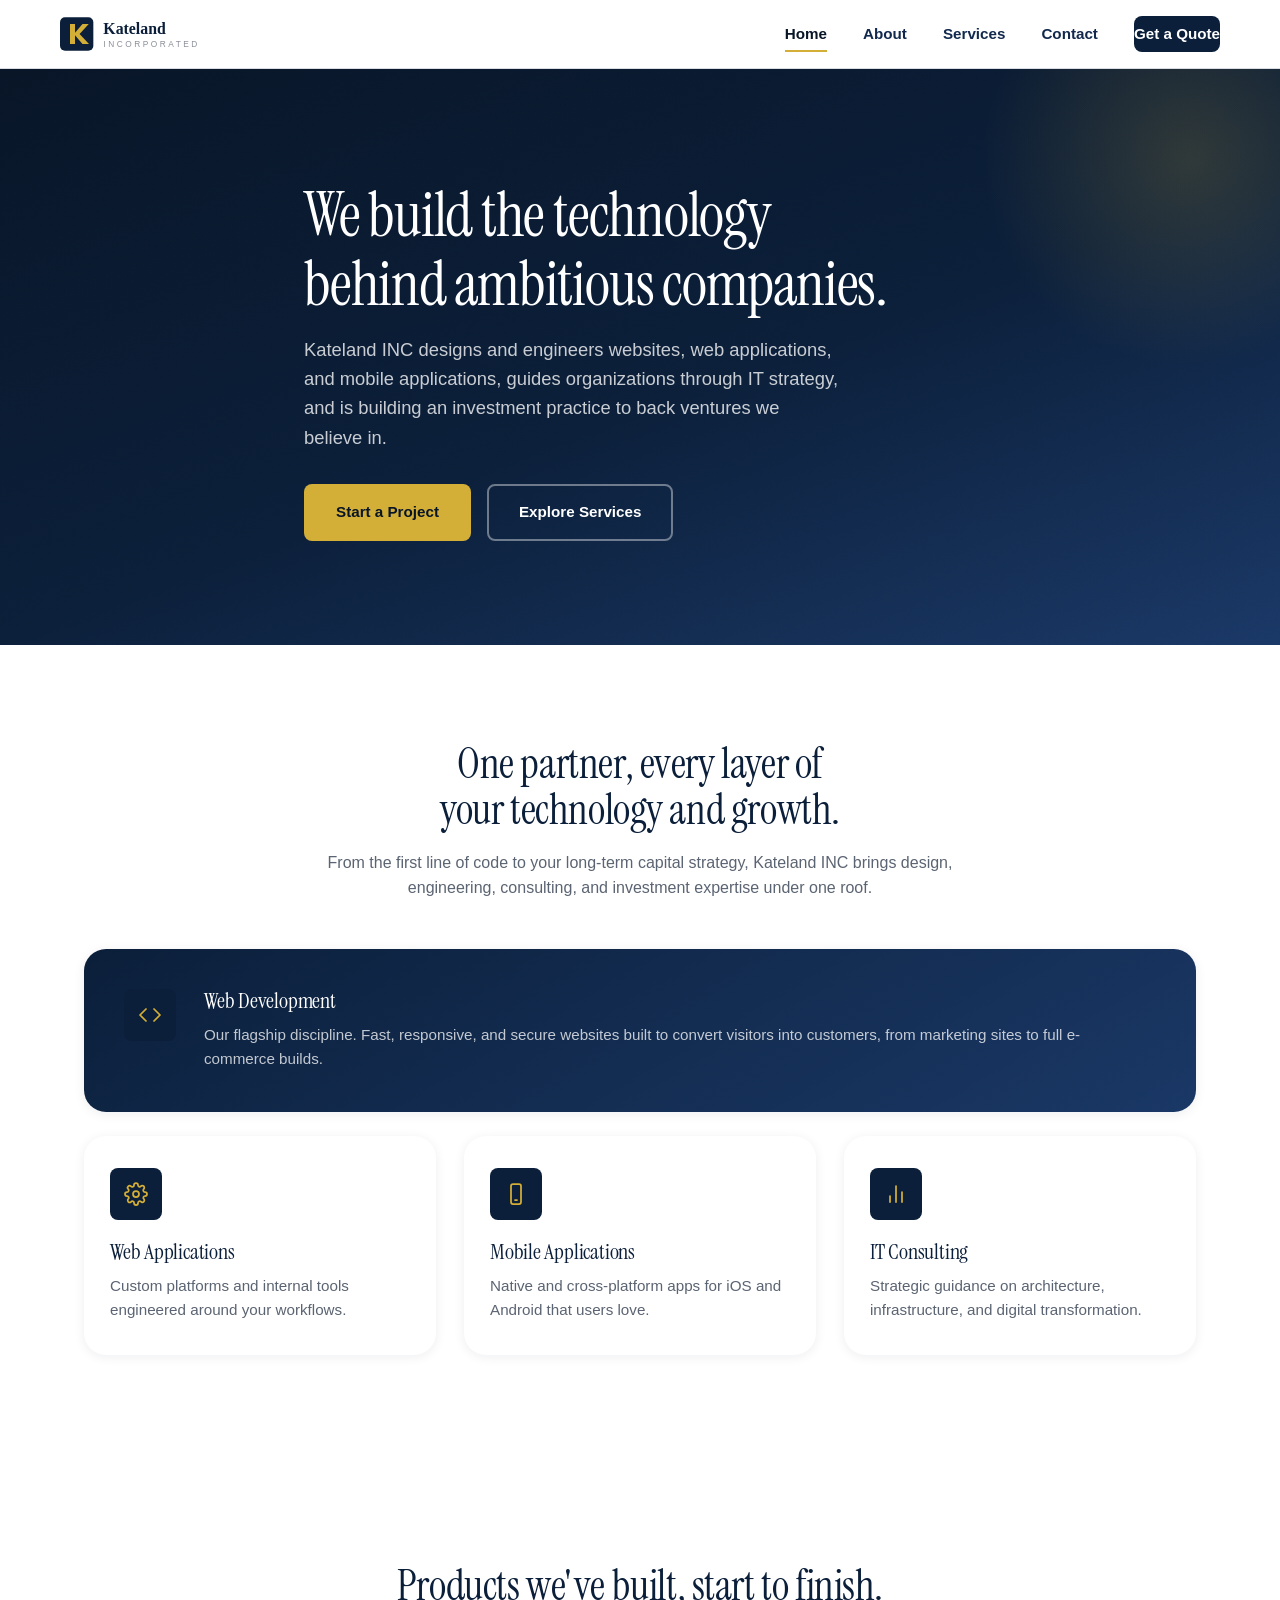
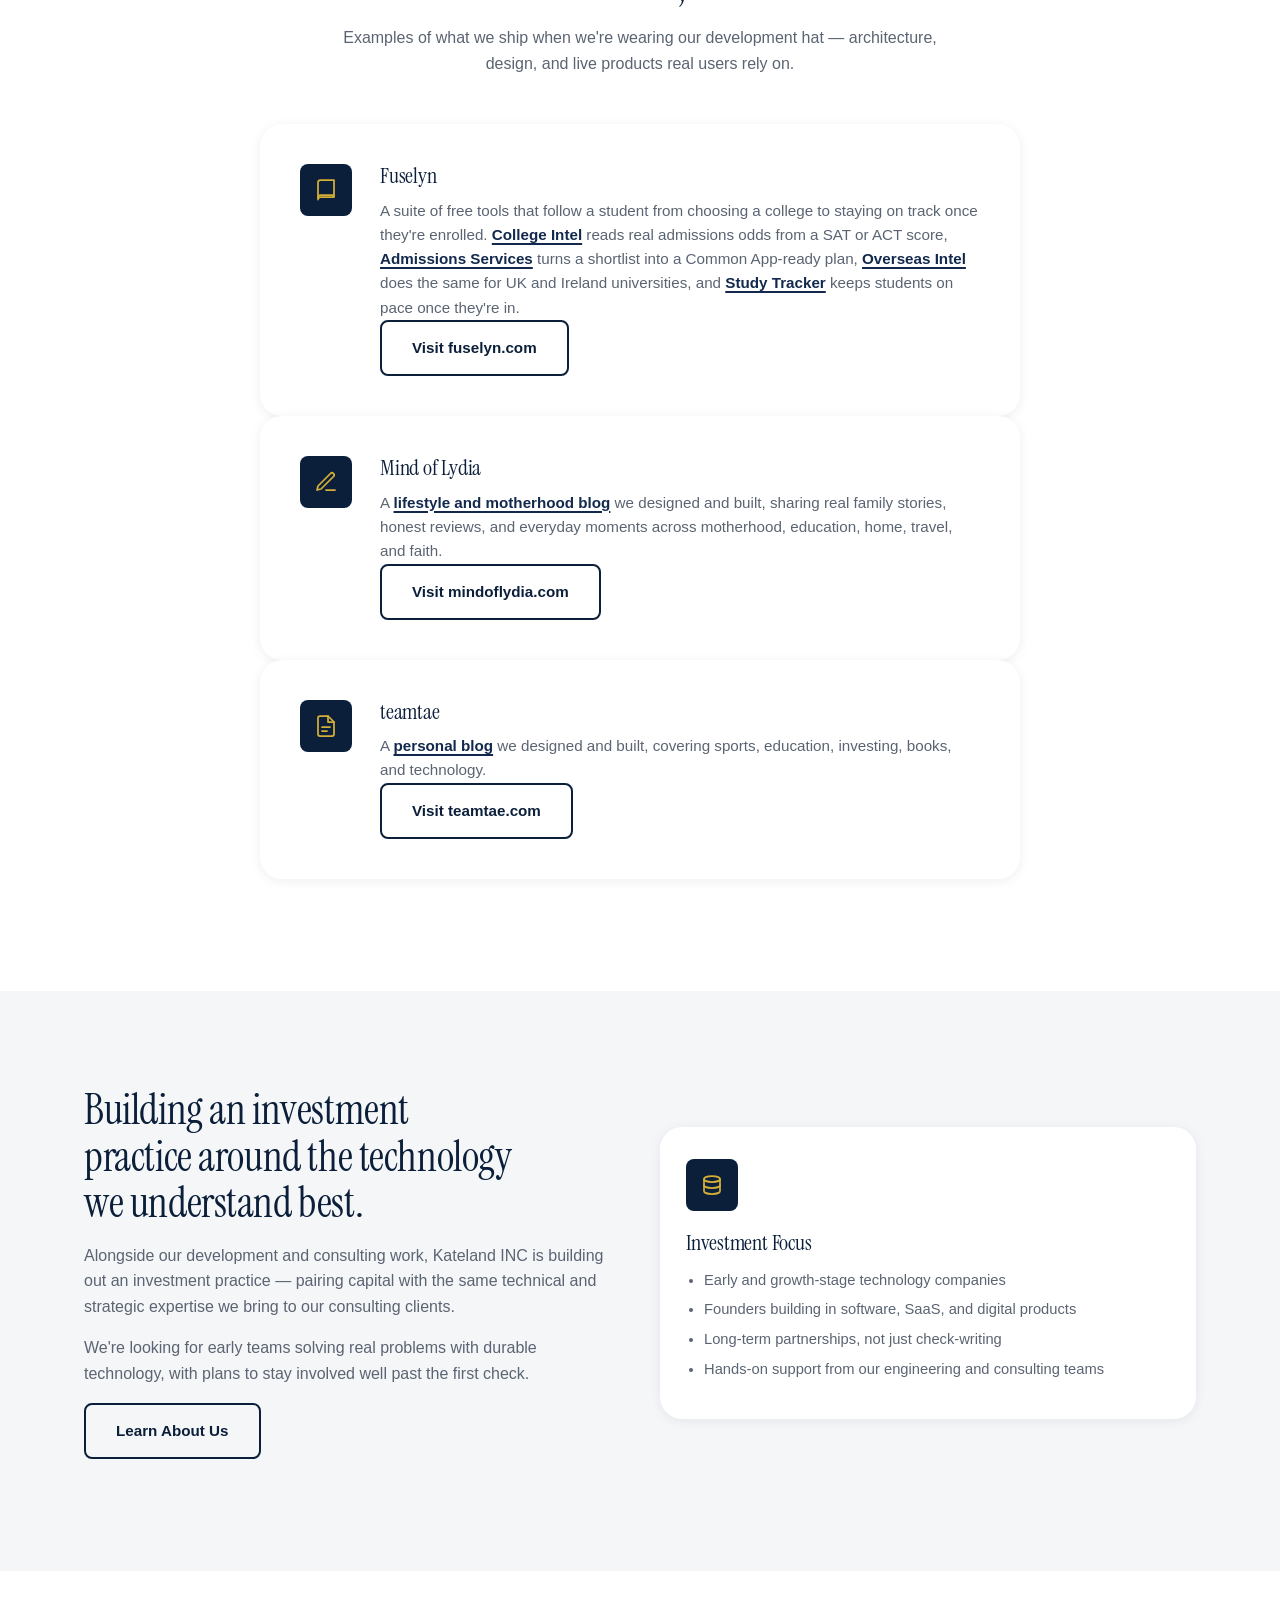
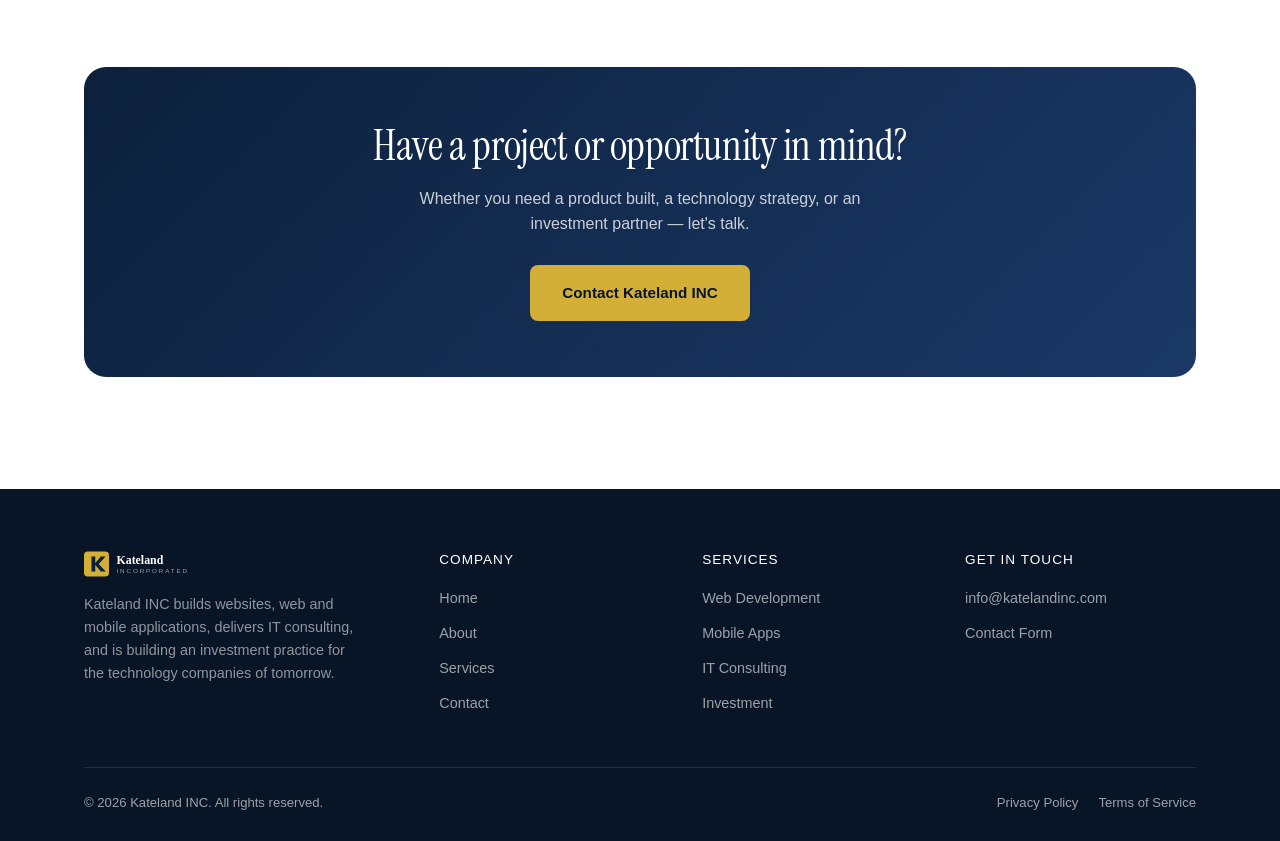
<file: index.html>
<!DOCTYPE html>
<html lang="en">
<head>
<meta charset="UTF-8">
<meta name="viewport" content="width=device-width, initial-scale=1.0">
<title>Kateland INC | Web, Mobile, IT Consulting &amp; Investment</title>
<meta name="description" content="Kateland INC builds websites, web applications, and mobile applications, delivers IT consulting, and is building a strategic investment practice.">
<link rel="canonical" href="https://katelandinc.com/">
<meta name="theme-color" content="#0B1F3A">
<meta property="og:type" content="website">
<meta property="og:site_name" content="Kateland INC">
<meta property="og:title" content="Kateland INC | Web, Mobile, IT Consulting &amp; Investment">
<meta property="og:description" content="Kateland INC builds websites, web applications, and mobile applications, delivers IT consulting, and is building a strategic investment practice.">
<meta property="og:url" content="https://katelandinc.com/">
<meta property="og:image" content="https://katelandinc.com/assets/og-image.png">
<meta property="og:image:width" content="1200">
<meta property="og:image:height" content="630">
<meta property="og:image:alt" content="Kateland INC — Web, Mobile, IT Consulting &amp; Investment">
<meta property="og:locale" content="en_US">
<meta name="twitter:card" content="summary_large_image">
<meta name="twitter:title" content="Kateland INC | Web, Mobile, IT Consulting &amp; Investment">
<meta name="twitter:description" content="Kateland INC builds websites, web applications, and mobile applications, delivers IT consulting, and is building a strategic investment practice.">
<meta name="twitter:image" content="https://katelandinc.com/assets/og-image.png">
<link rel="icon" href="assets/logo.svg" type="image/svg+xml">
<link rel="icon" href="assets/favicon-32.png" sizes="32x32" type="image/png">
<link rel="icon" href="assets/icon-192.png" sizes="192x192" type="image/png">
<link rel="apple-touch-icon" href="assets/apple-touch-icon.png">
<link rel="preconnect" href="https://fonts.googleapis.com">
<link rel="preconnect" href="https://fonts.gstatic.com" crossorigin>
<link rel="preload" as="style" href="https://fonts.googleapis.com/css2?family=Instrument+Serif:ital@0;1&amp;display=swap">
<link href="https://fonts.googleapis.com/css2?family=Instrument+Serif:ital@0;1&amp;display=swap" rel="stylesheet" media="print" onload="this.media='all'">
<noscript><link href="https://fonts.googleapis.com/css2?family=Instrument+Serif:ital@0;1&amp;display=swap" rel="stylesheet"></noscript>
<link rel="stylesheet" href="css/style.css">
<script type="application/ld+json">
{
  "@context": "https://schema.org",
  "@type": "Organization",
  "@id": "https://katelandinc.com/#organization",
  "name": "Kateland INC",
  "url": "https://katelandinc.com/",
  "logo": "https://katelandinc.com/assets/og-image.png",
  "image": "https://katelandinc.com/assets/og-image.png",
  "email": "info@katelandinc.com",
  "description": "Kateland INC builds websites, web applications, and mobile applications, delivers IT consulting, and is building a strategic investment practice.",
  "contactPoint": {
    "@type": "ContactPoint",
    "email": "info@katelandinc.com",
    "contactType": "sales"
  }
}
</script>
<script type="application/ld+json">
{
  "@context": "https://schema.org",
  "@type": "WebSite",
  "@id": "https://katelandinc.com/#website",
  "name": "Kateland INC",
  "url": "https://katelandinc.com/",
  "publisher": { "@id": "https://katelandinc.com/#organization" }
}
</script>
</head>
<body>

<a href="#main" class="skip-link">Skip to content</a>

<header class="site-header">
  <div class="container header-inner">
    <a href="index.html" class="logo"><img src="assets/logo.svg" alt="Kateland INC" width="200" height="40"></a>
    <nav class="main-nav">
      <a href="index.html" class="active">Home</a>
      <a href="about.html">About</a>
      <a href="services.html">Services</a>
      <a href="contact.html">Contact</a>
      <a href="contact.html" class="nav-cta">Get a Quote</a>
    </nav>
    <button class="nav-toggle" aria-label="Toggle menu"><span></span><span></span><span></span></button>
  </div>
</header>

<main id="main">

<section class="hero">
  <div class="container hero-inner">
    <h1>We build the technology behind ambitious companies.</h1>
    <p class="lead">Kateland INC designs and engineers websites, web applications, and mobile applications, guides organizations through IT strategy, and is building an investment practice to back ventures we believe in.</p>
    <div class="hero-actions">
      <a href="contact.html" class="btn btn-primary">Start a Project</a>
      <a href="services.html" class="btn btn-outline">Explore Services</a>
    </div>
  </div>
</section>

<section>
  <div class="container">
    <div class="section-head">
      <h2>One partner, every layer of your technology and growth.</h2>
      <p>From the first line of code to your long-term capital strategy, Kateland INC brings design, engineering, consulting, and investment expertise under one roof.</p>
    </div>
    <div class="feature-set">
      <div class="card card-wide card-accent">
        <div class="icon">
          <svg viewBox="0 0 24 24" fill="none" stroke="currentColor" stroke-width="1.75" stroke-linecap="round" stroke-linejoin="round" aria-hidden="true"><polyline points="8 6 2 12 8 18"/><polyline points="16 6 22 12 16 18"/></svg>
        </div>
        <div class="card-wide-body">
          <h3>Web Development</h3>
          <p>Our flagship discipline. Fast, responsive, and secure websites built to convert visitors into customers, from marketing sites to full e-commerce builds.</p>
        </div>
      </div>
      <div class="grid-3">
        <div class="card">
          <div class="icon">
            <svg viewBox="0 0 24 24" fill="none" stroke="currentColor" stroke-width="1.75" stroke-linecap="round" stroke-linejoin="round" aria-hidden="true"><circle cx="12" cy="12" r="3"/><path d="M19.4 15a1.65 1.65 0 0 0 .33 1.82l.06.06a2 2 0 1 1-2.83 2.83l-.06-.06a1.65 1.65 0 0 0-1.82-.33 1.65 1.65 0 0 0-1 1.51V21a2 2 0 0 1-4 0v-.09A1.65 1.65 0 0 0 9 19.4a1.65 1.65 0 0 0-1.82.33l-.06.06a2 2 0 1 1-2.83-2.83l.06-.06a1.65 1.65 0 0 0 .33-1.82 1.65 1.65 0 0 0-1.51-1H3a2 2 0 0 1 0-4h.09A1.65 1.65 0 0 0 4.6 9a1.65 1.65 0 0 0-.33-1.82l-.06-.06a2 2 0 1 1 2.83-2.83l.06.06a1.65 1.65 0 0 0 1.82.33H9a1.65 1.65 0 0 0 1-1.51V3a2 2 0 0 1 4 0v.09a1.65 1.65 0 0 0 1 1.51 1.65 1.65 0 0 0 1.82-.33l.06-.06a2 2 0 1 1 2.83 2.83l-.06.06a1.65 1.65 0 0 0-.33 1.82V9a1.65 1.65 0 0 0 1.51 1H21a2 2 0 0 1 0 4h-.09a1.65 1.65 0 0 0-1.51 1z"/></svg>
          </div>
          <h3>Web Applications</h3>
          <p>Custom platforms and internal tools engineered around your workflows.</p>
        </div>
        <div class="card">
          <div class="icon">
            <svg viewBox="0 0 24 24" fill="none" stroke="currentColor" stroke-width="1.75" stroke-linecap="round" stroke-linejoin="round" aria-hidden="true"><rect x="7" y="2" width="10" height="20" rx="2"/><line x1="11" y1="18" x2="13" y2="18"/></svg>
          </div>
          <h3>Mobile Applications</h3>
          <p>Native and cross-platform apps for iOS and Android that users love.</p>
        </div>
        <div class="card">
          <div class="icon">
            <svg viewBox="0 0 24 24" fill="none" stroke="currentColor" stroke-width="1.75" stroke-linecap="round" stroke-linejoin="round" aria-hidden="true"><line x1="18" y1="20" x2="18" y2="10"/><line x1="12" y1="20" x2="12" y2="4"/><line x1="6" y1="20" x2="6" y2="14"/></svg>
          </div>
          <h3>IT Consulting</h3>
          <p>Strategic guidance on architecture, infrastructure, and digital transformation.</p>
        </div>
      </div>
    </div>
  </div>
</section>

<section>
  <div class="container">
    <div class="section-head">
      <h2>Products we've built, start to finish.</h2>
      <p>Examples of what we ship when we're wearing our development hat — architecture, design, and live products real users rely on.</p>
    </div>
    <div class="card card-wide card-work">
      <div class="icon">
        <svg viewBox="0 0 24 24" fill="none" stroke="currentColor" stroke-width="1.75" stroke-linecap="round" stroke-linejoin="round" aria-hidden="true"><path d="M4 4.5A2.5 2.5 0 0 1 6.5 2H20v17H6.5A2.5 2.5 0 0 0 4 21.5v-17Z"/><path d="M4 19.5A2.5 2.5 0 0 1 6.5 17H20"/></svg>
      </div>
      <div class="card-wide-body">
        <h3>Fuselyn</h3>
        <p>A suite of free tools that follow a student from choosing a college to staying on track once they're enrolled. <a href="https://collegeintel.fuselyn.com" target="_blank" rel="noopener" class="link-inherit">College Intel</a> reads real admissions odds from a SAT or ACT score, <a href="https://admissions.fuselyn.com" target="_blank" rel="noopener" class="link-inherit">Admissions Services</a> turns a shortlist into a Common App-ready plan, <a href="https://overseas.fuselyn.com" target="_blank" rel="noopener" class="link-inherit">Overseas Intel</a> does the same for UK and Ireland universities, and <a href="https://plan.fuselyn.com" target="_blank" rel="noopener" class="link-inherit">Study Tracker</a> keeps students on pace once they're in.</p>
        <a href="https://fuselyn.com" target="_blank" rel="noopener" class="btn btn-dark-outline">Visit fuselyn.com</a>
      </div>
    </div>
    <div class="card card-wide card-work">
      <div class="icon">
        <svg viewBox="0 0 24 24" fill="none" stroke="currentColor" stroke-width="1.75" stroke-linecap="round" stroke-linejoin="round" aria-hidden="true"><path d="M12 20h9"/><path d="M16.5 3.5a2.12 2.12 0 0 1 3 3L7 19l-4 1 1-4Z"/></svg>
      </div>
      <div class="card-wide-body">
        <h3>Mind of Lydia</h3>
        <p>A <a href="https://mindoflydia.com" target="_blank" rel="noopener" class="link-inherit">lifestyle and motherhood blog</a> we designed and built, sharing real family stories, honest reviews, and everyday moments across motherhood, education, home, travel, and faith.</p>
        <a href="https://mindoflydia.com" target="_blank" rel="noopener" class="btn btn-dark-outline">Visit mindoflydia.com</a>
      </div>
    </div>
    <div class="card card-wide card-work">
      <div class="icon">
        <svg viewBox="0 0 24 24" fill="none" stroke="currentColor" stroke-width="1.75" stroke-linecap="round" stroke-linejoin="round" aria-hidden="true"><path d="M14 2H6a2 2 0 0 0-2 2v16a2 2 0 0 0 2 2h12a2 2 0 0 0 2-2V8Z"/><path d="M14 2v6h6"/><line x1="8" y1="13" x2="16" y2="13"/><line x1="8" y1="17" x2="13" y2="17"/></svg>
      </div>
      <div class="card-wide-body">
        <h3>teamtae</h3>
        <p>A <a href="https://teamtae.com" target="_blank" rel="noopener" class="link-inherit">personal blog</a> we designed and built, covering sports, education, investing, books, and technology.</p>
        <a href="https://teamtae.com" target="_blank" rel="noopener" class="btn btn-dark-outline">Visit teamtae.com</a>
      </div>
    </div>
  </div>
</section>

<section class="section-alt">
  <div class="container grid-2">
    <div>
      <h2>Building an investment practice around the technology we understand best.</h2>
      <p>Alongside our development and consulting work, Kateland INC is building out an investment practice — pairing capital with the same technical and strategic expertise we bring to our consulting clients.</p>
      <p>We're looking for early teams solving real problems with durable technology, with plans to stay involved well past the first check.</p>
      <a href="about.html" class="btn btn-dark-outline">Learn About Us</a>
    </div>
    <div class="card">
      <div class="icon">
        <svg viewBox="0 0 24 24" fill="none" stroke="currentColor" stroke-width="1.75" stroke-linecap="round" stroke-linejoin="round" aria-hidden="true"><ellipse cx="12" cy="6" rx="8" ry="3"/><path d="M4 6v6c0 1.66 3.58 3 8 3s8-1.34 8-3V6"/><path d="M4 12v6c0 1.66 3.58 3 8 3s8-1.34 8-3v-6"/></svg>
      </div>
      <h3>Investment Focus</h3>
      <ul>
        <li>Early and growth-stage technology companies</li>
        <li>Founders building in software, SaaS, and digital products</li>
        <li>Long-term partnerships, not just check-writing</li>
        <li>Hands-on support from our engineering and consulting teams</li>
      </ul>
    </div>
  </div>
</section>

<section>
  <div class="container">
    <div class="cta-band">
      <h2>Have a project or opportunity in mind?</h2>
      <p>Whether you need a product built, a technology strategy, or an investment partner — let's talk.</p>
      <a href="contact.html" class="btn btn-primary">Contact Kateland INC</a>
    </div>
  </div>
</section>

</main>

<footer class="site-footer">
  <div class="container">
    <div class="footer-grid">
      <div class="footer-brand">
        <div class="footer-logo"><img src="assets/logo-white.svg" alt="Kateland INC" width="150" height="30"></div>
        <p>Kateland INC builds websites, web and mobile applications, delivers IT consulting, and is building an investment practice for the technology companies of tomorrow.</p>
      </div>
      <div class="footer-col">
        <p class="footer-heading">Company</p>
        <a href="index.html">Home</a>
        <a href="about.html">About</a>
        <a href="services.html">Services</a>
        <a href="contact.html">Contact</a>
      </div>
      <div class="footer-col">
        <p class="footer-heading">Services</p>
        <a href="services.html#web-development">Web Development</a>
        <a href="services.html#mobile-applications">Mobile Apps</a>
        <a href="services.html#it-consulting">IT Consulting</a>
        <a href="services.html#investment">Investment</a>
      </div>
      <div class="footer-col">
        <p class="footer-heading">Get in Touch</p>
        <a href="mailto:info@katelandinc.com">info@katelandinc.com</a>
        <a href="contact.html">Contact Form</a>
      </div>
    </div>
    <div class="footer-bottom">
      <span>&copy; <span id="year"></span> Kateland INC. All rights reserved.</span>
      <nav class="footer-legal" aria-label="Legal">
        <a href="privacy.html">Privacy Policy</a>
        <a href="terms.html">Terms of Service</a>
      </nav>
    </div>
  </div>
</footer>

<script src="js/main.js"></script>
</body>
</html>
</file>
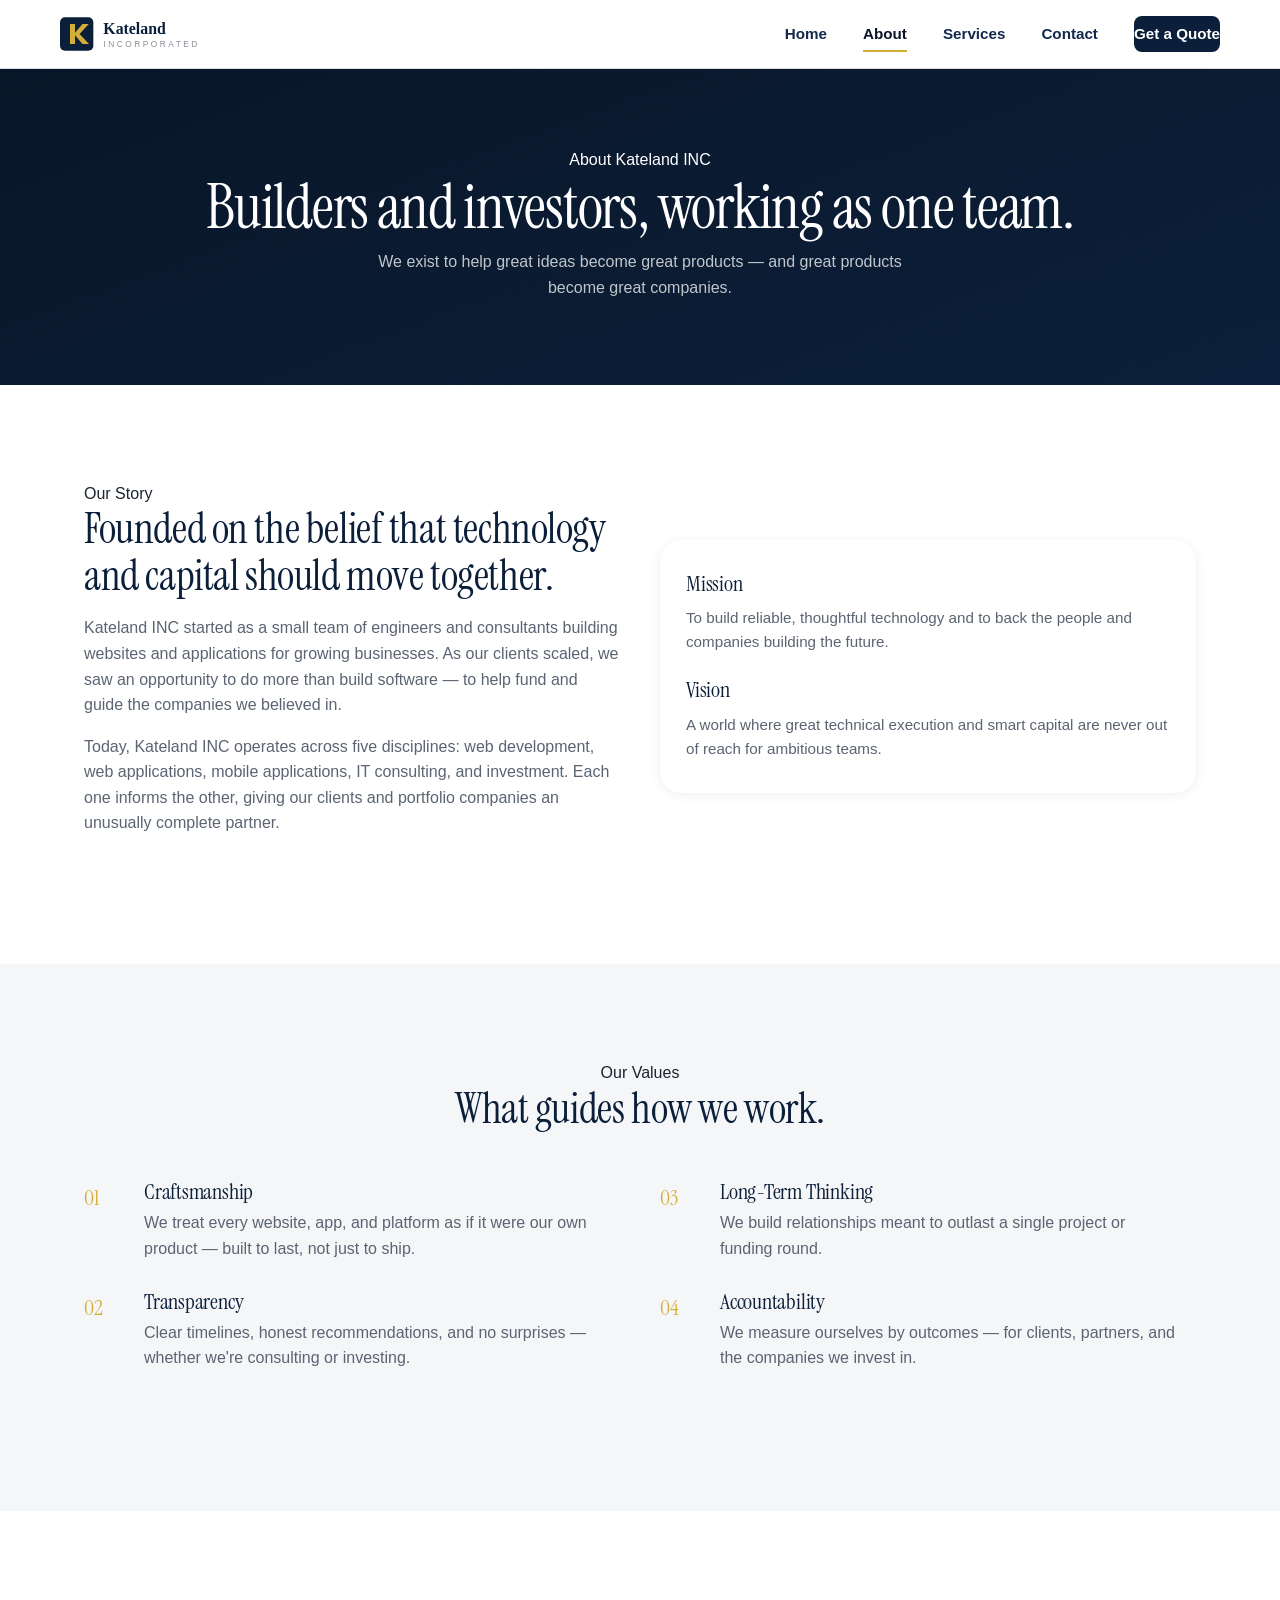
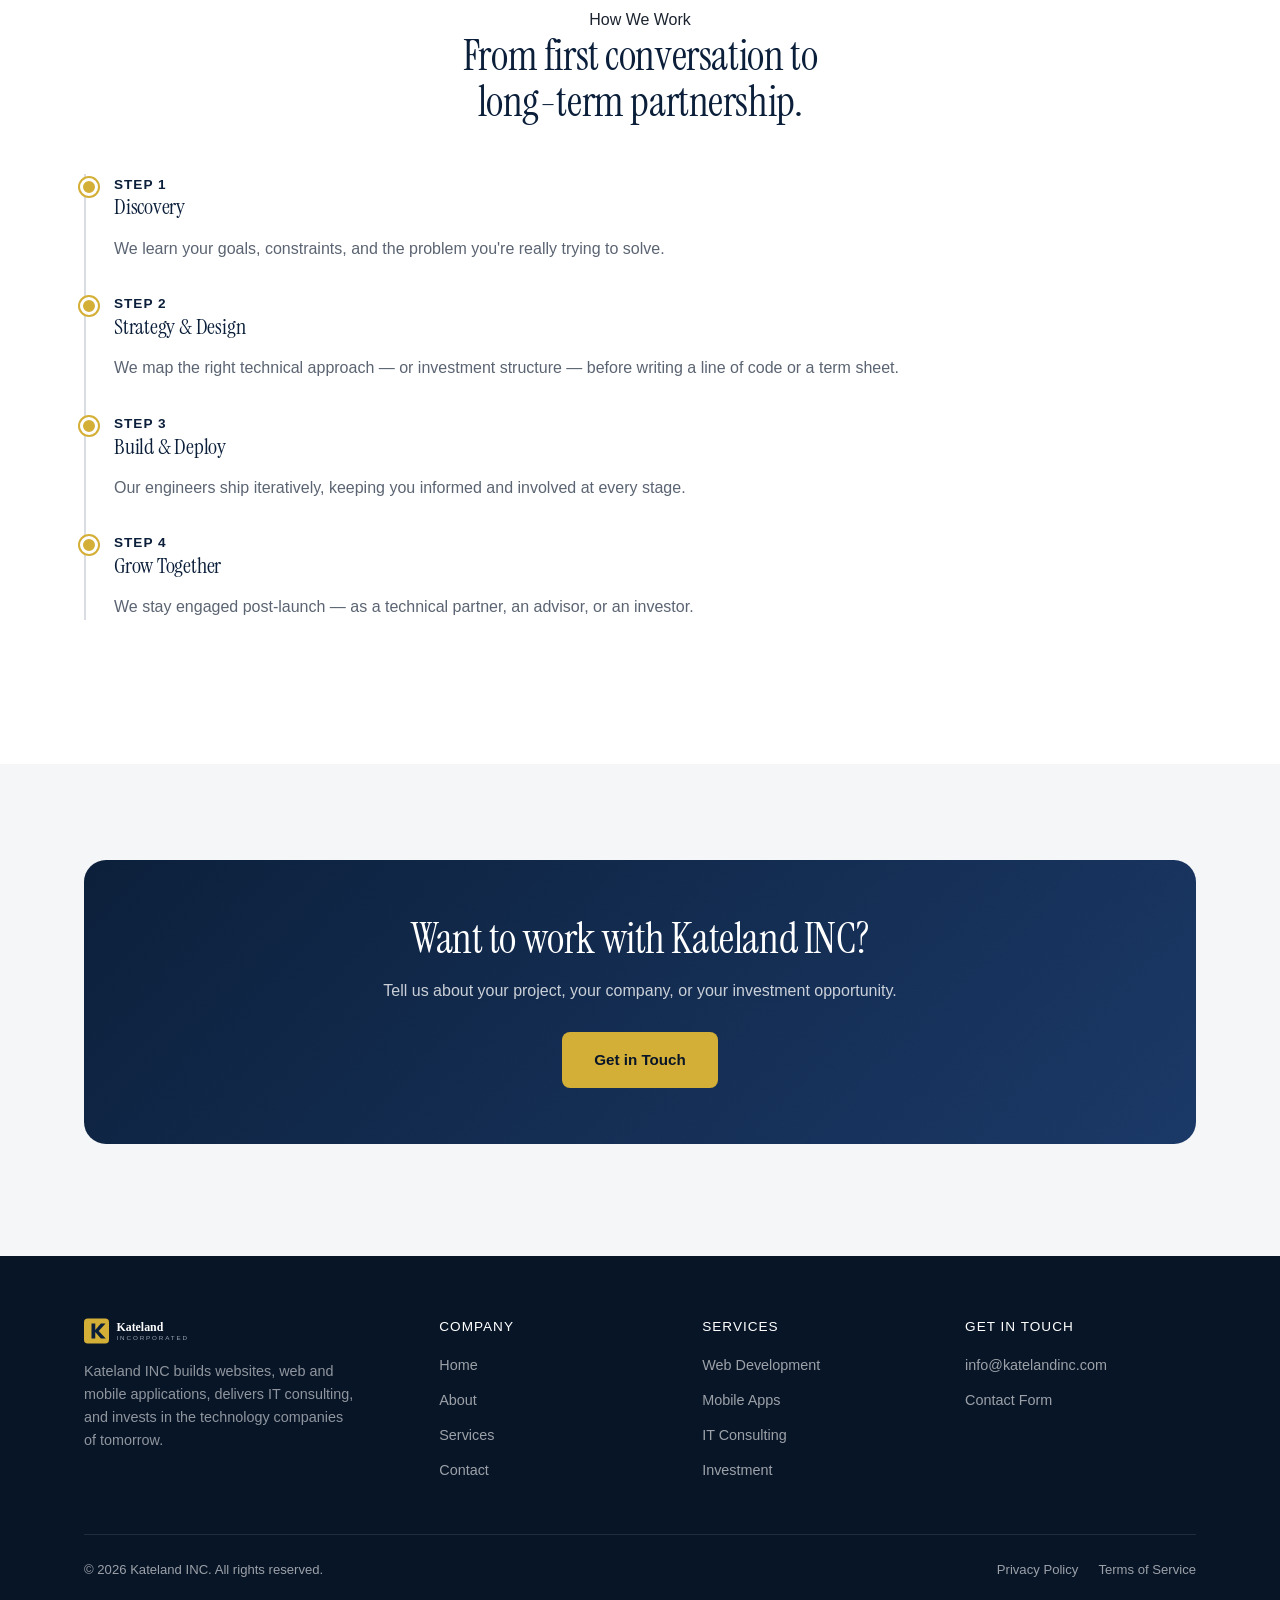
<file: about.html>
<!DOCTYPE html>
<html lang="en">
<head>
<meta charset="UTF-8">
<meta name="viewport" content="width=device-width, initial-scale=1.0">
<title>About Us | Kateland INC</title>
<meta name="description" content="Learn about Kateland INC — a technology company building software and investing in the next generation of tech companies.">
<link rel="canonical" href="https://katelandinc.com/about.html">
<meta name="theme-color" content="#0B1F3A">
<meta property="og:type" content="website">
<meta property="og:site_name" content="Kateland INC">
<meta property="og:title" content="About Us | Kateland INC">
<meta property="og:description" content="Learn about Kateland INC — a technology company building software and investing in the next generation of tech companies.">
<meta property="og:url" content="https://katelandinc.com/about.html">
<meta property="og:image" content="https://katelandinc.com/assets/og-image.png">
<meta property="og:image:width" content="1200">
<meta property="og:image:height" content="630">
<meta property="og:image:alt" content="Kateland INC — Web, Mobile, IT Consulting &amp; Investment">
<meta property="og:locale" content="en_US">
<meta name="twitter:card" content="summary_large_image">
<meta name="twitter:title" content="About Us | Kateland INC">
<meta name="twitter:description" content="Learn about Kateland INC — a technology company building software and investing in the next generation of tech companies.">
<meta name="twitter:image" content="https://katelandinc.com/assets/og-image.png">
<link rel="icon" href="assets/logo.svg" type="image/svg+xml">
<link rel="icon" href="assets/favicon-32.png" sizes="32x32" type="image/png">
<link rel="icon" href="assets/icon-192.png" sizes="192x192" type="image/png">
<link rel="apple-touch-icon" href="assets/apple-touch-icon.png">
<link rel="preconnect" href="https://fonts.googleapis.com">
<link rel="preconnect" href="https://fonts.gstatic.com" crossorigin>
<link rel="preload" as="style" href="https://fonts.googleapis.com/css2?family=Instrument+Serif:ital@0;1&amp;display=swap">
<link href="https://fonts.googleapis.com/css2?family=Instrument+Serif:ital@0;1&amp;display=swap" rel="stylesheet" media="print" onload="this.media='all'">
<noscript><link href="https://fonts.googleapis.com/css2?family=Instrument+Serif:ital@0;1&amp;display=swap" rel="stylesheet"></noscript>
<link rel="stylesheet" href="css/style.css">
<script type="application/ld+json">
{
  "@context": "https://schema.org",
  "@type": "BreadcrumbList",
  "itemListElement": [
    { "@type": "ListItem", "position": 1, "name": "Home", "item": "https://katelandinc.com/" },
    { "@type": "ListItem", "position": 2, "name": "About", "item": "https://katelandinc.com/about.html" }
  ]
}
</script>
</head>
<body>

<a href="#main" class="skip-link">Skip to content</a>

<header class="site-header">
  <div class="container header-inner">
    <a href="index.html" class="logo"><img src="assets/logo.svg" alt="Kateland INC" width="200" height="40"></a>
    <nav class="main-nav">
      <a href="index.html">Home</a>
      <a href="about.html" class="active">About</a>
      <a href="services.html">Services</a>
      <a href="contact.html">Contact</a>
      <a href="contact.html" class="nav-cta">Get a Quote</a>
    </nav>
    <button class="nav-toggle" aria-label="Toggle menu"><span></span><span></span><span></span></button>
  </div>
</header>

<main id="main">

<section class="page-hero">
  <div class="container">
    <span class="eyebrow">About Kateland INC</span>
    <h1>Builders and investors, working as one team.</h1>
    <p>We exist to help great ideas become great products — and great products become great companies.</p>
  </div>
</section>

<section>
  <div class="container grid-2">
    <div>
      <span class="eyebrow">Our Story</span>
      <h2>Founded on the belief that technology and capital should move together.</h2>
      <p>Kateland INC started as a small team of engineers and consultants building websites and applications for growing businesses. As our clients scaled, we saw an opportunity to do more than build software — to help fund and guide the companies we believed in.</p>
      <p>Today, Kateland INC operates across five disciplines: web development, web applications, mobile applications, IT consulting, and investment. Each one informs the other, giving our clients and portfolio companies an unusually complete partner.</p>
    </div>
    <div class="card">
      <h3>Mission</h3>
      <p>To build reliable, thoughtful technology and to back the people and companies building the future.</p>
      <h3 class="mt-lg">Vision</h3>
      <p>A world where great technical execution and smart capital are never out of reach for ambitious teams.</p>
    </div>
  </div>
</section>

<section class="section-alt">
  <div class="container">
    <div class="section-head">
      <span class="eyebrow">Our Values</span>
      <h2>What guides how we work.</h2>
    </div>
    <div class="grid-2">
      <div>
        <div class="value-item">
          <span class="num">01</span>
          <div><h3>Craftsmanship</h3><p>We treat every website, app, and platform as if it were our own product — built to last, not just to ship.</p></div>
        </div>
        <div class="value-item">
          <span class="num">02</span>
          <div><h3>Transparency</h3><p>Clear timelines, honest recommendations, and no surprises — whether we're consulting or investing.</p></div>
        </div>
      </div>
      <div>
        <div class="value-item">
          <span class="num">03</span>
          <div><h3>Long-Term Thinking</h3><p>We build relationships meant to outlast a single project or funding round.</p></div>
        </div>
        <div class="value-item">
          <span class="num">04</span>
          <div><h3>Accountability</h3><p>We measure ourselves by outcomes — for clients, partners, and the companies we invest in.</p></div>
        </div>
      </div>
    </div>
  </div>
</section>

<section>
  <div class="container">
    <div class="section-head">
      <span class="eyebrow">How We Work</span>
      <h2>From first conversation to long-term partnership.</h2>
    </div>
    <div class="timeline">
      <div class="timeline-item">
        <div class="year">STEP 1</div>
        <h3>Discovery</h3>
        <p>We learn your goals, constraints, and the problem you're really trying to solve.</p>
      </div>
      <div class="timeline-item">
        <div class="year">STEP 2</div>
        <h3>Strategy &amp; Design</h3>
        <p>We map the right technical approach — or investment structure — before writing a line of code or a term sheet.</p>
      </div>
      <div class="timeline-item">
        <div class="year">STEP 3</div>
        <h3>Build &amp; Deploy</h3>
        <p>Our engineers ship iteratively, keeping you informed and involved at every stage.</p>
      </div>
      <div class="timeline-item">
        <div class="year">STEP 4</div>
        <h3>Grow Together</h3>
        <p>We stay engaged post-launch — as a technical partner, an advisor, or an investor.</p>
      </div>
    </div>
  </div>
</section>

<section class="section-alt">
  <div class="container">
    <div class="cta-band">
      <h2>Want to work with Kateland INC?</h2>
      <p>Tell us about your project, your company, or your investment opportunity.</p>
      <a href="contact.html" class="btn btn-primary">Get in Touch</a>
    </div>
  </div>
</section>

</main>

<footer class="site-footer">
  <div class="container">
    <div class="footer-grid">
      <div class="footer-brand">
        <div class="footer-logo"><img src="assets/logo-white.svg" alt="Kateland INC" width="150" height="30"></div>
        <p>Kateland INC builds websites, web and mobile applications, delivers IT consulting, and invests in the technology companies of tomorrow.</p>
      </div>
      <div class="footer-col">
        <p class="footer-heading">Company</p>
        <a href="index.html">Home</a>
        <a href="about.html">About</a>
        <a href="services.html">Services</a>
        <a href="contact.html">Contact</a>
      </div>
      <div class="footer-col">
        <p class="footer-heading">Services</p>
        <a href="services.html#web-development">Web Development</a>
        <a href="services.html#mobile-applications">Mobile Apps</a>
        <a href="services.html#it-consulting">IT Consulting</a>
        <a href="services.html#investment">Investment</a>
      </div>
      <div class="footer-col">
        <p class="footer-heading">Get in Touch</p>
        <a href="mailto:info@katelandinc.com">info@katelandinc.com</a>
        <a href="contact.html">Contact Form</a>
      </div>
    </div>
    <div class="footer-bottom">
      <span>&copy; <span id="year"></span> Kateland INC. All rights reserved.</span>
      <nav class="footer-legal" aria-label="Legal">
        <a href="privacy.html">Privacy Policy</a>
        <a href="terms.html">Terms of Service</a>
      </nav>
    </div>
  </div>
</footer>

<script src="js/main.js"></script>
</body>
</html>
</file>
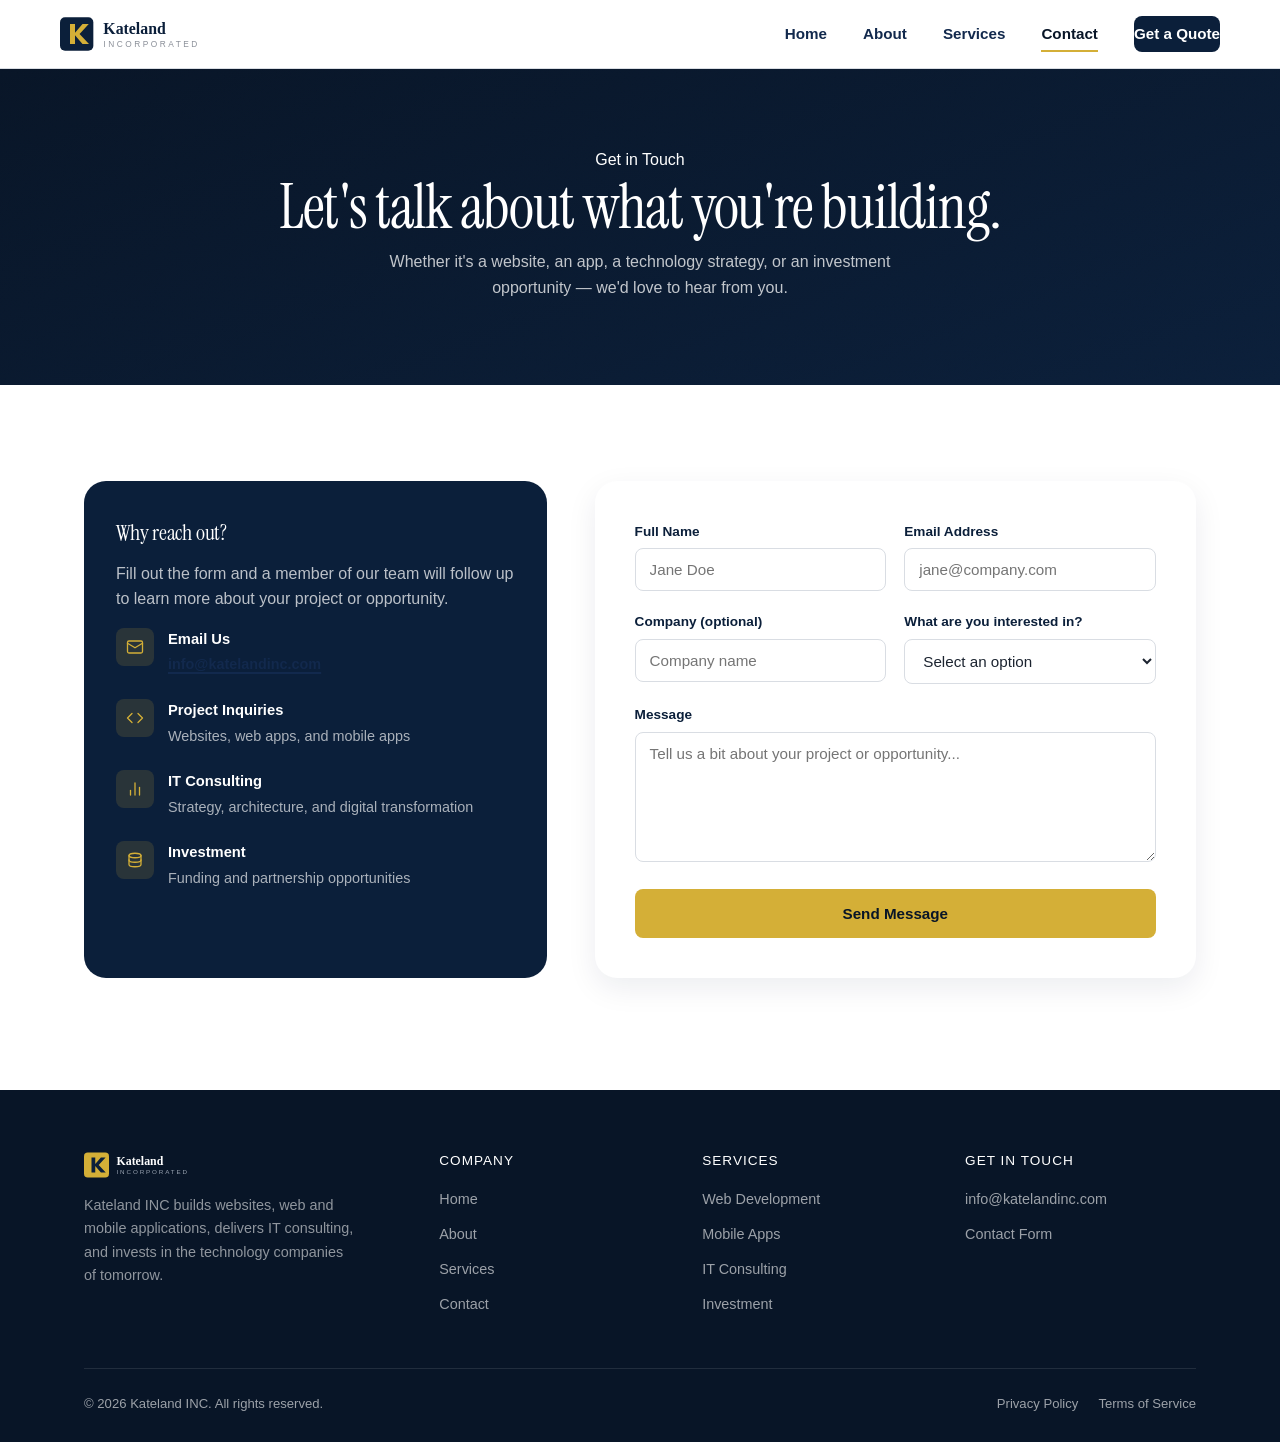
<file: contact.html>
<!DOCTYPE html>
<html lang="en">
<head>
<meta charset="UTF-8">
<meta name="viewport" content="width=device-width, initial-scale=1.0">
<title>Contact | Kateland INC</title>
<meta name="description" content="Get in touch with Kateland INC about web development, mobile applications, IT consulting, or investment opportunities.">
<link rel="canonical" href="https://katelandinc.com/contact.html">
<meta name="theme-color" content="#0B1F3A">
<meta property="og:type" content="website">
<meta property="og:site_name" content="Kateland INC">
<meta property="og:title" content="Contact | Kateland INC">
<meta property="og:description" content="Get in touch with Kateland INC about web development, mobile applications, IT consulting, or investment opportunities.">
<meta property="og:url" content="https://katelandinc.com/contact.html">
<meta property="og:image" content="https://katelandinc.com/assets/og-image.png">
<meta property="og:image:width" content="1200">
<meta property="og:image:height" content="630">
<meta property="og:image:alt" content="Kateland INC — Web, Mobile, IT Consulting &amp; Investment">
<meta property="og:locale" content="en_US">
<meta name="twitter:card" content="summary_large_image">
<meta name="twitter:title" content="Contact | Kateland INC">
<meta name="twitter:description" content="Get in touch with Kateland INC about web development, mobile applications, IT consulting, or investment opportunities.">
<meta name="twitter:image" content="https://katelandinc.com/assets/og-image.png">
<link rel="icon" href="assets/logo.svg" type="image/svg+xml">
<link rel="icon" href="assets/favicon-32.png" sizes="32x32" type="image/png">
<link rel="icon" href="assets/icon-192.png" sizes="192x192" type="image/png">
<link rel="apple-touch-icon" href="assets/apple-touch-icon.png">
<link rel="preconnect" href="https://fonts.googleapis.com">
<link rel="preconnect" href="https://fonts.gstatic.com" crossorigin>
<link rel="preload" as="style" href="https://fonts.googleapis.com/css2?family=Instrument+Serif:ital@0;1&amp;display=swap">
<link href="https://fonts.googleapis.com/css2?family=Instrument+Serif:ital@0;1&amp;display=swap" rel="stylesheet" media="print" onload="this.media='all'">
<noscript><link href="https://fonts.googleapis.com/css2?family=Instrument+Serif:ital@0;1&amp;display=swap" rel="stylesheet"></noscript>
<link rel="stylesheet" href="css/style.css">
<script type="application/ld+json">
{
  "@context": "https://schema.org",
  "@type": "BreadcrumbList",
  "itemListElement": [
    { "@type": "ListItem", "position": 1, "name": "Home", "item": "https://katelandinc.com/" },
    { "@type": "ListItem", "position": 2, "name": "Contact", "item": "https://katelandinc.com/contact.html" }
  ]
}
</script>
</head>
<body>

<a href="#main" class="skip-link">Skip to content</a>

<header class="site-header">
  <div class="container header-inner">
    <a href="index.html" class="logo"><img src="assets/logo.svg" alt="Kateland INC" width="200" height="40"></a>
    <nav class="main-nav">
      <a href="index.html">Home</a>
      <a href="about.html">About</a>
      <a href="services.html">Services</a>
      <a href="contact.html" class="active">Contact</a>
      <a href="contact.html" class="nav-cta">Get a Quote</a>
    </nav>
    <button class="nav-toggle" aria-label="Toggle menu"><span></span><span></span><span></span></button>
  </div>
</header>

<main id="main">

<section class="page-hero">
  <div class="container">
    <span class="eyebrow">Get in Touch</span>
    <h1>Let's talk about what you're building.</h1>
    <p>Whether it's a website, an app, a technology strategy, or an investment opportunity — we'd love to hear from you.</p>
  </div>
</section>

<section>
  <div class="container contact-layout">
    <div class="contact-info-card">
      <h3>Why reach out?</h3>
      <p>Fill out the form and a member of our team will follow up to learn more about your project or opportunity.</p>

      <div class="contact-info-row">
        <div class="icon-sm">
          <svg viewBox="0 0 24 24" fill="none" stroke="currentColor" stroke-width="1.75" stroke-linecap="round" stroke-linejoin="round" aria-hidden="true"><rect x="2" y="4" width="20" height="16" rx="2"/><path d="m2 7 10 6 10-6"/></svg>
        </div>
        <div><strong>Email Us</strong><span><a href="mailto:info@katelandinc.com" class="link-inherit">info@katelandinc.com</a></span></div>
      </div>
      <div class="contact-info-row">
        <div class="icon-sm">
          <svg viewBox="0 0 24 24" fill="none" stroke="currentColor" stroke-width="1.75" stroke-linecap="round" stroke-linejoin="round" aria-hidden="true"><polyline points="8 6 2 12 8 18"/><polyline points="16 6 22 12 16 18"/></svg>
        </div>
        <div><strong>Project Inquiries</strong><span>Websites, web apps, and mobile apps</span></div>
      </div>
      <div class="contact-info-row">
        <div class="icon-sm">
          <svg viewBox="0 0 24 24" fill="none" stroke="currentColor" stroke-width="1.75" stroke-linecap="round" stroke-linejoin="round" aria-hidden="true"><line x1="18" y1="20" x2="18" y2="10"/><line x1="12" y1="20" x2="12" y2="4"/><line x1="6" y1="20" x2="6" y2="14"/></svg>
        </div>
        <div><strong>IT Consulting</strong><span>Strategy, architecture, and digital transformation</span></div>
      </div>
      <div class="contact-info-row">
        <div class="icon-sm">
          <svg viewBox="0 0 24 24" fill="none" stroke="currentColor" stroke-width="1.75" stroke-linecap="round" stroke-linejoin="round" aria-hidden="true"><ellipse cx="12" cy="6" rx="8" ry="3"/><path d="M4 6v6c0 1.66 3.58 3 8 3s8-1.34 8-3V6"/><path d="M4 12v6c0 1.66 3.58 3 8 3s8-1.34 8-3v-6"/></svg>
        </div>
        <div><strong>Investment</strong><span>Funding and partnership opportunities</span></div>
      </div>
    </div>

    <div class="form-card">
      <form id="contact-form" action="https://formspree.io/f/xeajjvwq" method="POST" novalidate>
        <input type="hidden" name="_subject" value="New inquiry from katelandinc.com">
        <input type="text" name="_gotcha" style="display:none" tabindex="-1" autocomplete="off">
        <div class="form-row">
          <div class="field">
            <label for="name">Full Name</label>
            <input type="text" id="name" name="name" placeholder="Jane Doe">
            <div class="error-msg">Please enter your name.</div>
          </div>
          <div class="field">
            <label for="email">Email Address</label>
            <input type="email" id="email" name="email" placeholder="jane@company.com">
            <div class="error-msg">Please enter a valid email address.</div>
          </div>
        </div>

        <div class="form-row">
          <div class="field">
            <label for="company">Company (optional)</label>
            <input type="text" id="company" name="company" placeholder="Company name">
          </div>
          <div class="field">
            <label for="service">What are you interested in?</label>
            <select id="service" name="service">
              <option value="">Select an option</option>
              <option value="web-development">Website Development</option>
              <option value="web-application">Web Application</option>
              <option value="mobile-application">Mobile Application</option>
              <option value="it-consulting">IT Consulting</option>
              <option value="investment">Investment</option>
              <option value="other">Other</option>
            </select>
            <div class="error-msg">Please select a service.</div>
          </div>
        </div>

        <div class="field">
          <label for="message">Message</label>
          <textarea id="message" name="message" placeholder="Tell us a bit about your project or opportunity..."></textarea>
          <div class="error-msg">Please enter at least 10 characters.</div>
        </div>

        <button type="submit" class="btn btn-primary btn-block">Send Message</button>
        <div id="form-status" class="form-status"></div>
      </form>
    </div>
  </div>
</section>

</main>

<footer class="site-footer">
  <div class="container">
    <div class="footer-grid">
      <div class="footer-brand">
        <div class="footer-logo"><img src="assets/logo-white.svg" alt="Kateland INC" width="150" height="30"></div>
        <p>Kateland INC builds websites, web and mobile applications, delivers IT consulting, and invests in the technology companies of tomorrow.</p>
      </div>
      <div class="footer-col">
        <p class="footer-heading">Company</p>
        <a href="index.html">Home</a>
        <a href="about.html">About</a>
        <a href="services.html">Services</a>
        <a href="contact.html">Contact</a>
      </div>
      <div class="footer-col">
        <p class="footer-heading">Services</p>
        <a href="services.html#web-development">Web Development</a>
        <a href="services.html#mobile-applications">Mobile Apps</a>
        <a href="services.html#it-consulting">IT Consulting</a>
        <a href="services.html#investment">Investment</a>
      </div>
      <div class="footer-col">
        <p class="footer-heading">Get in Touch</p>
        <a href="mailto:info@katelandinc.com">info@katelandinc.com</a>
        <a href="contact.html">Contact Form</a>
      </div>
    </div>
    <div class="footer-bottom">
      <span>&copy; <span id="year"></span> Kateland INC. All rights reserved.</span>
      <nav class="footer-legal" aria-label="Legal">
        <a href="privacy.html">Privacy Policy</a>
        <a href="terms.html">Terms of Service</a>
      </nav>
    </div>
  </div>
</footer>

<script src="js/main.js"></script>
</body>
</html>
</file>
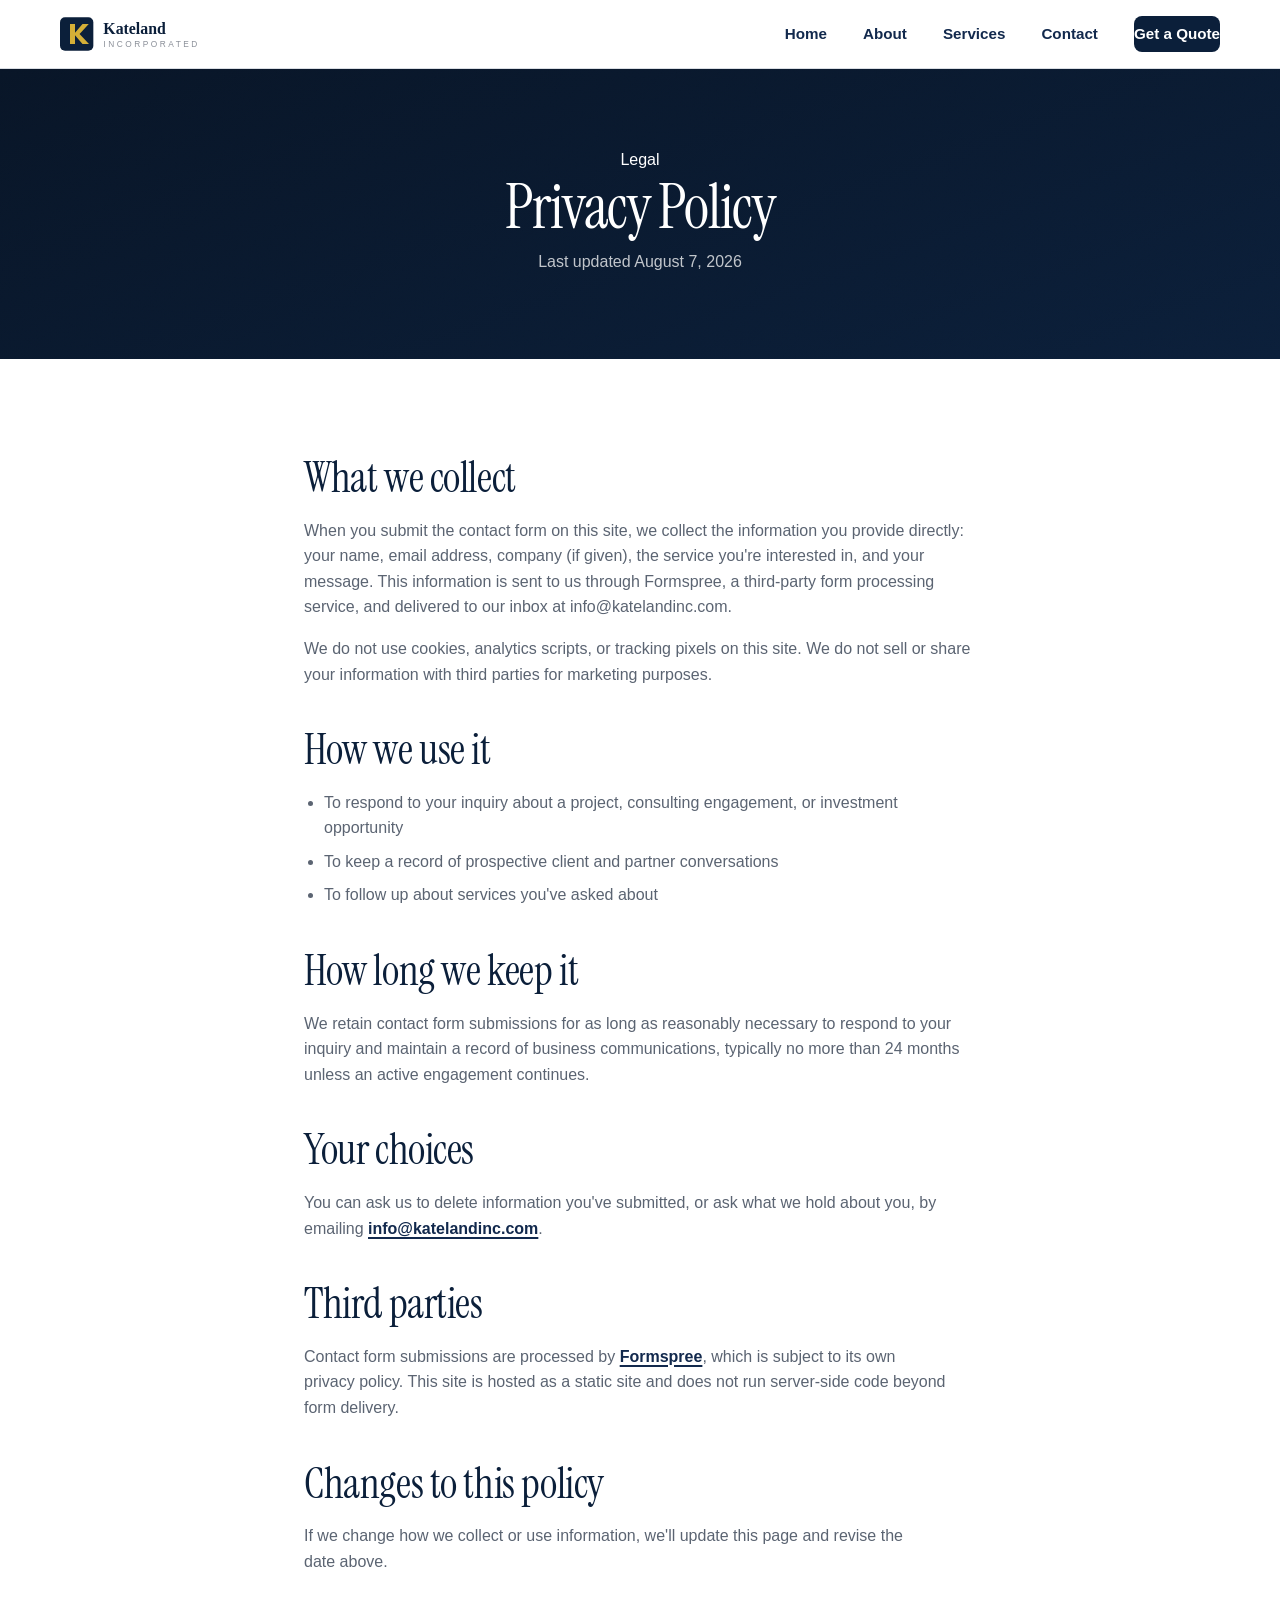
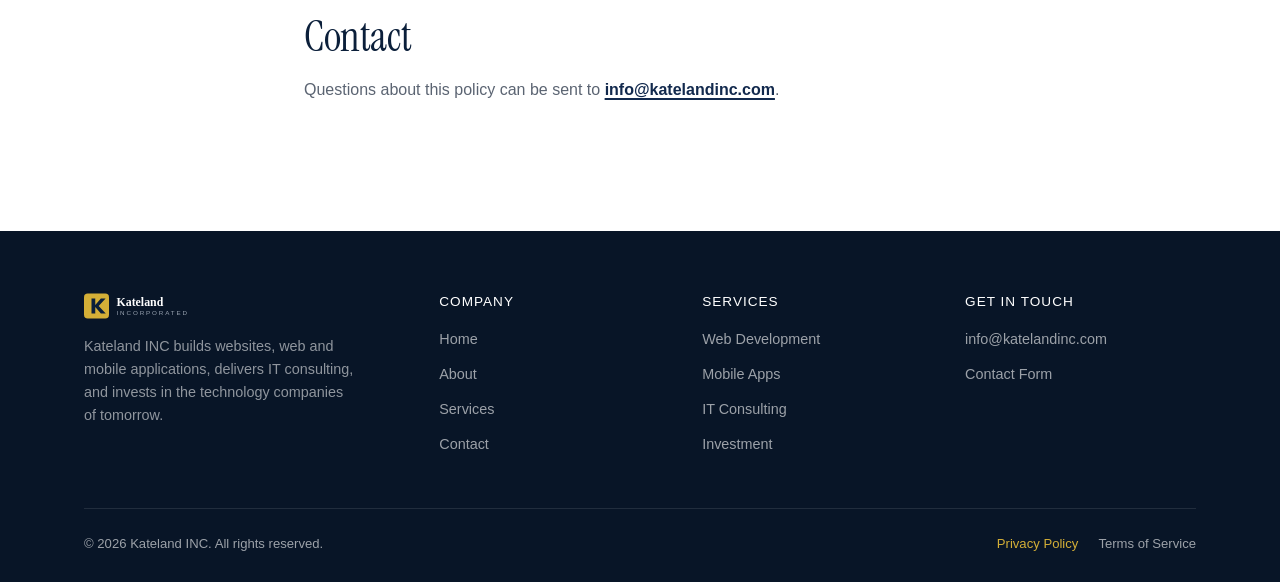
<file: privacy.html>
<!DOCTYPE html>
<html lang="en">
<head>
<meta charset="UTF-8">
<meta name="viewport" content="width=device-width, initial-scale=1.0">
<title>Privacy Policy | Kateland INC</title>
<meta name="description" content="How Kateland INC collects, uses, and protects information submitted through katelandinc.com.">
<link rel="canonical" href="https://katelandinc.com/privacy.html">
<meta name="theme-color" content="#0B1F3A">
<meta property="og:type" content="website">
<meta property="og:site_name" content="Kateland INC">
<meta property="og:title" content="Privacy Policy | Kateland INC">
<meta property="og:description" content="How Kateland INC collects, uses, and protects information submitted through katelandinc.com.">
<meta property="og:url" content="https://katelandinc.com/privacy.html">
<meta property="og:image" content="https://katelandinc.com/assets/og-image.png">
<link rel="icon" href="assets/logo.svg" type="image/svg+xml">
<link rel="icon" href="assets/favicon-32.png" sizes="32x32" type="image/png">
<link rel="icon" href="assets/icon-192.png" sizes="192x192" type="image/png">
<link rel="apple-touch-icon" href="assets/apple-touch-icon.png">
<link rel="preconnect" href="https://fonts.googleapis.com">
<link rel="preconnect" href="https://fonts.gstatic.com" crossorigin>
<link rel="preload" as="style" href="https://fonts.googleapis.com/css2?family=Instrument+Serif:ital@0;1&display=swap">
<link href="https://fonts.googleapis.com/css2?family=Instrument+Serif:ital@0;1&display=swap" rel="stylesheet" media="print" onload="this.media='all'">
<noscript><link href="https://fonts.googleapis.com/css2?family=Instrument+Serif:ital@0;1&display=swap" rel="stylesheet"></noscript>
<link rel="stylesheet" href="css/style.css">
</head>
<body>

<a href="#main" class="skip-link">Skip to content</a>

<header class="site-header">
  <div class="container header-inner">
    <a href="index.html" class="logo"><img src="assets/logo.svg" alt="Kateland INC" width="200" height="40"></a>
    <nav class="main-nav">
      <a href="index.html">Home</a>
      <a href="about.html">About</a>
      <a href="services.html">Services</a>
      <a href="contact.html">Contact</a>
      <a href="contact.html" class="nav-cta">Get a Quote</a>
    </nav>
    <button class="nav-toggle" aria-label="Toggle menu"><span></span><span></span><span></span></button>
  </div>
</header>

<main id="main">

<section class="page-hero">
  <div class="container">
    <span class="eyebrow">Legal</span>
    <h1>Privacy Policy</h1>
    <p>Last updated August 7, 2026</p>
  </div>
</section>

<section>
  <div class="container legal-content">
    <h2>What we collect</h2>
    <p>When you submit the contact form on this site, we collect the information you provide directly: your name, email address, company (if given), the service you're interested in, and your message. This information is sent to us through Formspree, a third-party form processing service, and delivered to our inbox at info@katelandinc.com.</p>
    <p>We do not use cookies, analytics scripts, or tracking pixels on this site. We do not sell or share your information with third parties for marketing purposes.</p>

    <h2>How we use it</h2>
    <ul>
      <li>To respond to your inquiry about a project, consulting engagement, or investment opportunity</li>
      <li>To keep a record of prospective client and partner conversations</li>
      <li>To follow up about services you've asked about</li>
    </ul>

    <h2>How long we keep it</h2>
    <p>We retain contact form submissions for as long as reasonably necessary to respond to your inquiry and maintain a record of business communications, typically no more than 24 months unless an active engagement continues.</p>

    <h2>Your choices</h2>
    <p>You can ask us to delete information you've submitted, or ask what we hold about you, by emailing <a href="mailto:info@katelandinc.com" class="link-inherit">info@katelandinc.com</a>.</p>

    <h2>Third parties</h2>
    <p>Contact form submissions are processed by <a href="https://formspree.io" target="_blank" rel="noopener" class="link-inherit">Formspree</a>, which is subject to its own privacy policy. This site is hosted as a static site and does not run server-side code beyond form delivery.</p>

    <h2>Changes to this policy</h2>
    <p>If we change how we collect or use information, we'll update this page and revise the date above.</p>

    <h2>Contact</h2>
    <p>Questions about this policy can be sent to <a href="mailto:info@katelandinc.com" class="link-inherit">info@katelandinc.com</a>.</p>
  </div>
</section>

</main>

<footer class="site-footer">
  <div class="container">
    <div class="footer-grid">
      <div class="footer-brand">
        <div class="footer-logo"><img src="assets/logo-white.svg" alt="Kateland INC" width="150" height="30"></div>
        <p>Kateland INC builds websites, web and mobile applications, delivers IT consulting, and invests in the technology companies of tomorrow.</p>
      </div>
      <div class="footer-col">
        <p class="footer-heading">Company</p>
        <a href="index.html">Home</a>
        <a href="about.html">About</a>
        <a href="services.html">Services</a>
        <a href="contact.html">Contact</a>
      </div>
      <div class="footer-col">
        <p class="footer-heading">Services</p>
        <a href="services.html#web-development">Web Development</a>
        <a href="services.html#mobile-applications">Mobile Apps</a>
        <a href="services.html#it-consulting">IT Consulting</a>
        <a href="services.html#investment">Investment</a>
      </div>
      <div class="footer-col">
        <p class="footer-heading">Get in Touch</p>
        <a href="mailto:info@katelandinc.com">info@katelandinc.com</a>
        <a href="contact.html">Contact Form</a>
      </div>
    </div>
    <div class="footer-bottom">
      <span>&copy; <span id="year"></span> Kateland INC. All rights reserved.</span>
      <nav class="footer-legal" aria-label="Legal">
        <a href="privacy.html" class="active">Privacy Policy</a>
        <a href="terms.html">Terms of Service</a>
      </nav>
    </div>
  </div>
</footer>

<script src="js/main.js"></script>
</body>
</html>
</file>
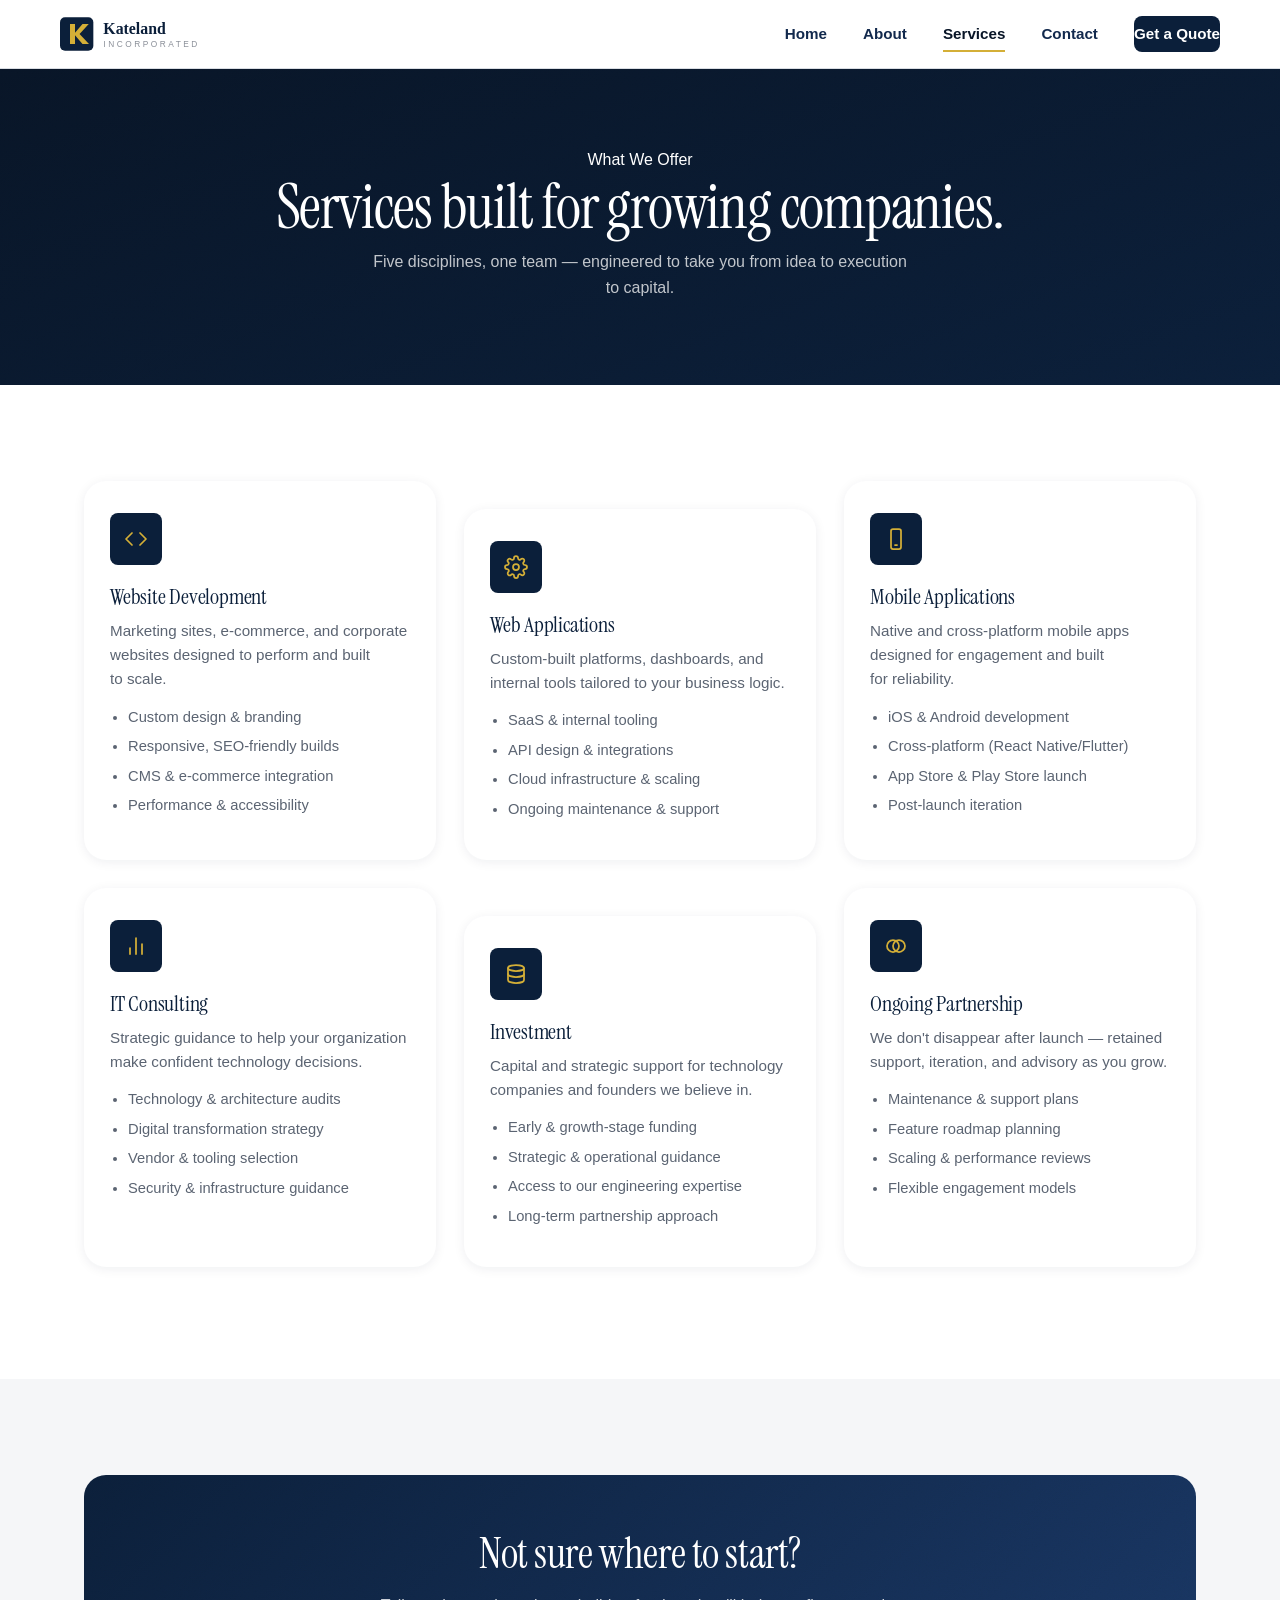
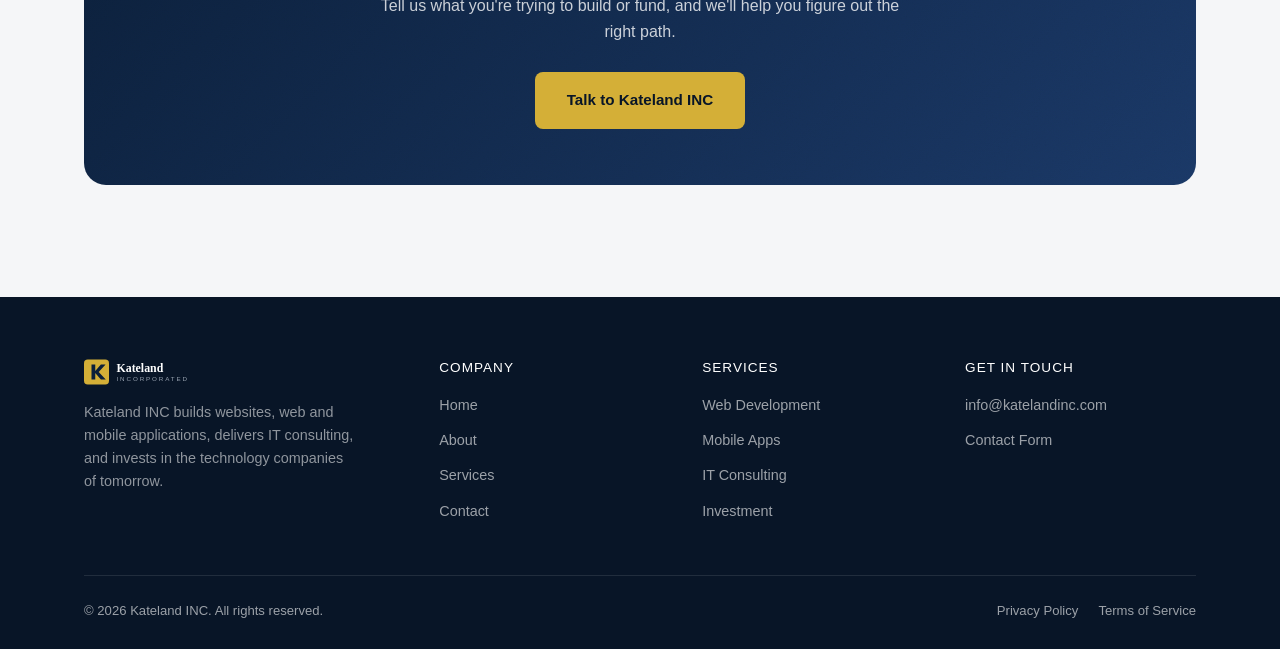
<file: services.html>
<!DOCTYPE html>
<html lang="en">
<head>
<meta charset="UTF-8">
<meta name="viewport" content="width=device-width, initial-scale=1.0">
<title>Services | Kateland INC</title>
<meta name="description" content="Kateland INC services: website development, web applications, mobile applications, IT consulting, and investment.">
<link rel="canonical" href="https://katelandinc.com/services.html">
<meta name="theme-color" content="#0B1F3A">
<meta property="og:type" content="website">
<meta property="og:site_name" content="Kateland INC">
<meta property="og:title" content="Services | Kateland INC">
<meta property="og:description" content="Kateland INC services: website development, web applications, mobile applications, IT consulting, and investment.">
<meta property="og:url" content="https://katelandinc.com/services.html">
<meta property="og:image" content="https://katelandinc.com/assets/og-image.png">
<meta property="og:image:width" content="1200">
<meta property="og:image:height" content="630">
<meta property="og:image:alt" content="Kateland INC — Web, Mobile, IT Consulting &amp; Investment">
<meta property="og:locale" content="en_US">
<meta name="twitter:card" content="summary_large_image">
<meta name="twitter:title" content="Services | Kateland INC">
<meta name="twitter:description" content="Kateland INC services: website development, web applications, mobile applications, IT consulting, and investment.">
<meta name="twitter:image" content="https://katelandinc.com/assets/og-image.png">
<link rel="icon" href="assets/logo.svg" type="image/svg+xml">
<link rel="icon" href="assets/favicon-32.png" sizes="32x32" type="image/png">
<link rel="icon" href="assets/icon-192.png" sizes="192x192" type="image/png">
<link rel="apple-touch-icon" href="assets/apple-touch-icon.png">
<link rel="preconnect" href="https://fonts.googleapis.com">
<link rel="preconnect" href="https://fonts.gstatic.com" crossorigin>
<link rel="preload" as="style" href="https://fonts.googleapis.com/css2?family=Instrument+Serif:ital@0;1&amp;display=swap">
<link href="https://fonts.googleapis.com/css2?family=Instrument+Serif:ital@0;1&amp;display=swap" rel="stylesheet" media="print" onload="this.media='all'">
<noscript><link href="https://fonts.googleapis.com/css2?family=Instrument+Serif:ital@0;1&amp;display=swap" rel="stylesheet"></noscript>
<link rel="stylesheet" href="css/style.css">
<script type="application/ld+json">
{
  "@context": "https://schema.org",
  "@type": "BreadcrumbList",
  "itemListElement": [
    { "@type": "ListItem", "position": 1, "name": "Home", "item": "https://katelandinc.com/" },
    { "@type": "ListItem", "position": 2, "name": "Services", "item": "https://katelandinc.com/services.html" }
  ]
}
</script>
<script type="application/ld+json">
{
  "@context": "https://schema.org",
  "@type": "ItemList",
  "itemListElement": [
    {
      "@type": "Service", "position": 1, "name": "Website Development",
      "url": "https://katelandinc.com/services.html#web-development",
      "provider": { "@id": "https://katelandinc.com/#organization" },
      "description": "Marketing sites, e-commerce, and corporate websites designed to perform and built to scale."
    },
    {
      "@type": "Service", "position": 2, "name": "Web Applications",
      "url": "https://katelandinc.com/services.html#web-applications",
      "provider": { "@id": "https://katelandinc.com/#organization" },
      "description": "Custom-built platforms, dashboards, and internal tools tailored to your business logic."
    },
    {
      "@type": "Service", "position": 3, "name": "Mobile Applications",
      "url": "https://katelandinc.com/services.html#mobile-applications",
      "provider": { "@id": "https://katelandinc.com/#organization" },
      "description": "Native and cross-platform mobile apps designed for engagement and built for reliability."
    },
    {
      "@type": "Service", "position": 4, "name": "IT Consulting",
      "url": "https://katelandinc.com/services.html#it-consulting",
      "provider": { "@id": "https://katelandinc.com/#organization" },
      "description": "Strategic guidance to help your organization make confident technology decisions."
    },
    {
      "@type": "Service", "position": 5, "name": "Investment",
      "url": "https://katelandinc.com/services.html#investment",
      "provider": { "@id": "https://katelandinc.com/#organization" },
      "description": "Capital and strategic support for technology companies and founders we believe in."
    }
  ]
}
</script>
</head>
<body>

<a href="#main" class="skip-link">Skip to content</a>

<header class="site-header">
  <div class="container header-inner">
    <a href="index.html" class="logo"><img src="assets/logo.svg" alt="Kateland INC" width="200" height="40"></a>
    <nav class="main-nav">
      <a href="index.html">Home</a>
      <a href="about.html">About</a>
      <a href="services.html" class="active">Services</a>
      <a href="contact.html">Contact</a>
      <a href="contact.html" class="nav-cta">Get a Quote</a>
    </nav>
    <button class="nav-toggle" aria-label="Toggle menu"><span></span><span></span><span></span></button>
  </div>
</header>

<main id="main">

<section class="page-hero">
  <div class="container">
    <span class="eyebrow">What We Offer</span>
    <h1>Services built for growing companies.</h1>
    <p>Five disciplines, one team — engineered to take you from idea to execution to capital.</p>
  </div>
</section>

<section>
  <div class="container">
    <div class="grid-3 grid-stagger">
      <div class="card" id="web-development">
        <div class="icon">
          <svg viewBox="0 0 24 24" fill="none" stroke="currentColor" stroke-width="1.75" stroke-linecap="round" stroke-linejoin="round" aria-hidden="true"><polyline points="8 6 2 12 8 18"/><polyline points="16 6 22 12 16 18"/></svg>
        </div>
        <h3>Website Development</h3>
        <p>Marketing sites, e-commerce, and corporate websites designed to perform and built to scale.</p>
        <ul>
          <li>Custom design &amp; branding</li>
          <li>Responsive, SEO-friendly builds</li>
          <li>CMS &amp; e-commerce integration</li>
          <li>Performance &amp; accessibility</li>
        </ul>
      </div>
      <div class="card" id="web-applications">
        <div class="icon">
          <svg viewBox="0 0 24 24" fill="none" stroke="currentColor" stroke-width="1.75" stroke-linecap="round" stroke-linejoin="round" aria-hidden="true"><circle cx="12" cy="12" r="3"/><path d="M19.4 15a1.65 1.65 0 0 0 .33 1.82l.06.06a2 2 0 1 1-2.83 2.83l-.06-.06a1.65 1.65 0 0 0-1.82-.33 1.65 1.65 0 0 0-1 1.51V21a2 2 0 0 1-4 0v-.09A1.65 1.65 0 0 0 9 19.4a1.65 1.65 0 0 0-1.82.33l-.06.06a2 2 0 1 1-2.83-2.83l.06-.06a1.65 1.65 0 0 0 .33-1.82 1.65 1.65 0 0 0-1.51-1H3a2 2 0 0 1 0-4h.09A1.65 1.65 0 0 0 4.6 9a1.65 1.65 0 0 0-.33-1.82l-.06-.06a2 2 0 1 1 2.83-2.83l.06.06a1.65 1.65 0 0 0 1.82.33H9a1.65 1.65 0 0 0 1-1.51V3a2 2 0 0 1 4 0v.09a1.65 1.65 0 0 0 1 1.51 1.65 1.65 0 0 0 1.82-.33l.06-.06a2 2 0 1 1 2.83 2.83l-.06.06a1.65 1.65 0 0 0-.33 1.82V9a1.65 1.65 0 0 0 1.51 1H21a2 2 0 0 1 0 4h-.09a1.65 1.65 0 0 0-1.51 1z"/></svg>
        </div>
        <h3>Web Applications</h3>
        <p>Custom-built platforms, dashboards, and internal tools tailored to your business logic.</p>
        <ul>
          <li>SaaS &amp; internal tooling</li>
          <li>API design &amp; integrations</li>
          <li>Cloud infrastructure &amp; scaling</li>
          <li>Ongoing maintenance &amp; support</li>
        </ul>
      </div>
      <div class="card" id="mobile-applications">
        <div class="icon">
          <svg viewBox="0 0 24 24" fill="none" stroke="currentColor" stroke-width="1.75" stroke-linecap="round" stroke-linejoin="round" aria-hidden="true"><rect x="7" y="2" width="10" height="20" rx="2"/><line x1="11" y1="18" x2="13" y2="18"/></svg>
        </div>
        <h3>Mobile Applications</h3>
        <p>Native and cross-platform mobile apps designed for engagement and built for reliability.</p>
        <ul>
          <li>iOS &amp; Android development</li>
          <li>Cross-platform (React Native/Flutter)</li>
          <li>App Store &amp; Play Store launch</li>
          <li>Post-launch iteration</li>
        </ul>
      </div>
      <div class="card" id="it-consulting">
        <div class="icon">
          <svg viewBox="0 0 24 24" fill="none" stroke="currentColor" stroke-width="1.75" stroke-linecap="round" stroke-linejoin="round" aria-hidden="true"><line x1="18" y1="20" x2="18" y2="10"/><line x1="12" y1="20" x2="12" y2="4"/><line x1="6" y1="20" x2="6" y2="14"/></svg>
        </div>
        <h3>IT Consulting</h3>
        <p>Strategic guidance to help your organization make confident technology decisions.</p>
        <ul>
          <li>Technology &amp; architecture audits</li>
          <li>Digital transformation strategy</li>
          <li>Vendor &amp; tooling selection</li>
          <li>Security &amp; infrastructure guidance</li>
        </ul>
      </div>
      <div class="card" id="investment">
        <div class="icon">
          <svg viewBox="0 0 24 24" fill="none" stroke="currentColor" stroke-width="1.75" stroke-linecap="round" stroke-linejoin="round" aria-hidden="true"><ellipse cx="12" cy="6" rx="8" ry="3"/><path d="M4 6v6c0 1.66 3.58 3 8 3s8-1.34 8-3V6"/><path d="M4 12v6c0 1.66 3.58 3 8 3s8-1.34 8-3v-6"/></svg>
        </div>
        <h3>Investment</h3>
        <p>Capital and strategic support for technology companies and founders we believe in.</p>
        <ul>
          <li>Early &amp; growth-stage funding</li>
          <li>Strategic &amp; operational guidance</li>
          <li>Access to our engineering expertise</li>
          <li>Long-term partnership approach</li>
        </ul>
      </div>
      <div class="card" id="ongoing-partnership">
        <div class="icon">
          <svg viewBox="0 0 24 24" fill="none" stroke="currentColor" stroke-width="1.75" stroke-linecap="round" stroke-linejoin="round" aria-hidden="true"><circle cx="9" cy="12" r="6"/><circle cx="15" cy="12" r="6"/></svg>
        </div>
        <h3>Ongoing Partnership</h3>
        <p>We don't disappear after launch — retained support, iteration, and advisory as you grow.</p>
        <ul>
          <li>Maintenance &amp; support plans</li>
          <li>Feature roadmap planning</li>
          <li>Scaling &amp; performance reviews</li>
          <li>Flexible engagement models</li>
        </ul>
      </div>
    </div>
  </div>
</section>

<section class="section-alt">
  <div class="container">
    <div class="cta-band">
      <h2>Not sure where to start?</h2>
      <p>Tell us what you're trying to build or fund, and we'll help you figure out the right path.</p>
      <a href="contact.html" class="btn btn-primary">Talk to Kateland INC</a>
    </div>
  </div>
</section>

</main>

<footer class="site-footer">
  <div class="container">
    <div class="footer-grid">
      <div class="footer-brand">
        <div class="footer-logo"><img src="assets/logo-white.svg" alt="Kateland INC" width="150" height="30"></div>
        <p>Kateland INC builds websites, web and mobile applications, delivers IT consulting, and invests in the technology companies of tomorrow.</p>
      </div>
      <div class="footer-col">
        <p class="footer-heading">Company</p>
        <a href="index.html">Home</a>
        <a href="about.html">About</a>
        <a href="services.html">Services</a>
        <a href="contact.html">Contact</a>
      </div>
      <div class="footer-col">
        <p class="footer-heading">Services</p>
        <a href="services.html#web-development">Web Development</a>
        <a href="services.html#mobile-applications">Mobile Apps</a>
        <a href="services.html#it-consulting">IT Consulting</a>
        <a href="services.html#investment">Investment</a>
      </div>
      <div class="footer-col">
        <p class="footer-heading">Get in Touch</p>
        <a href="mailto:info@katelandinc.com">info@katelandinc.com</a>
        <a href="contact.html">Contact Form</a>
      </div>
    </div>
    <div class="footer-bottom">
      <span>&copy; <span id="year"></span> Kateland INC. All rights reserved.</span>
      <nav class="footer-legal" aria-label="Legal">
        <a href="privacy.html">Privacy Policy</a>
        <a href="terms.html">Terms of Service</a>
      </nav>
    </div>
  </div>
</footer>

<script src="js/main.js"></script>
</body>
</html>
</file>
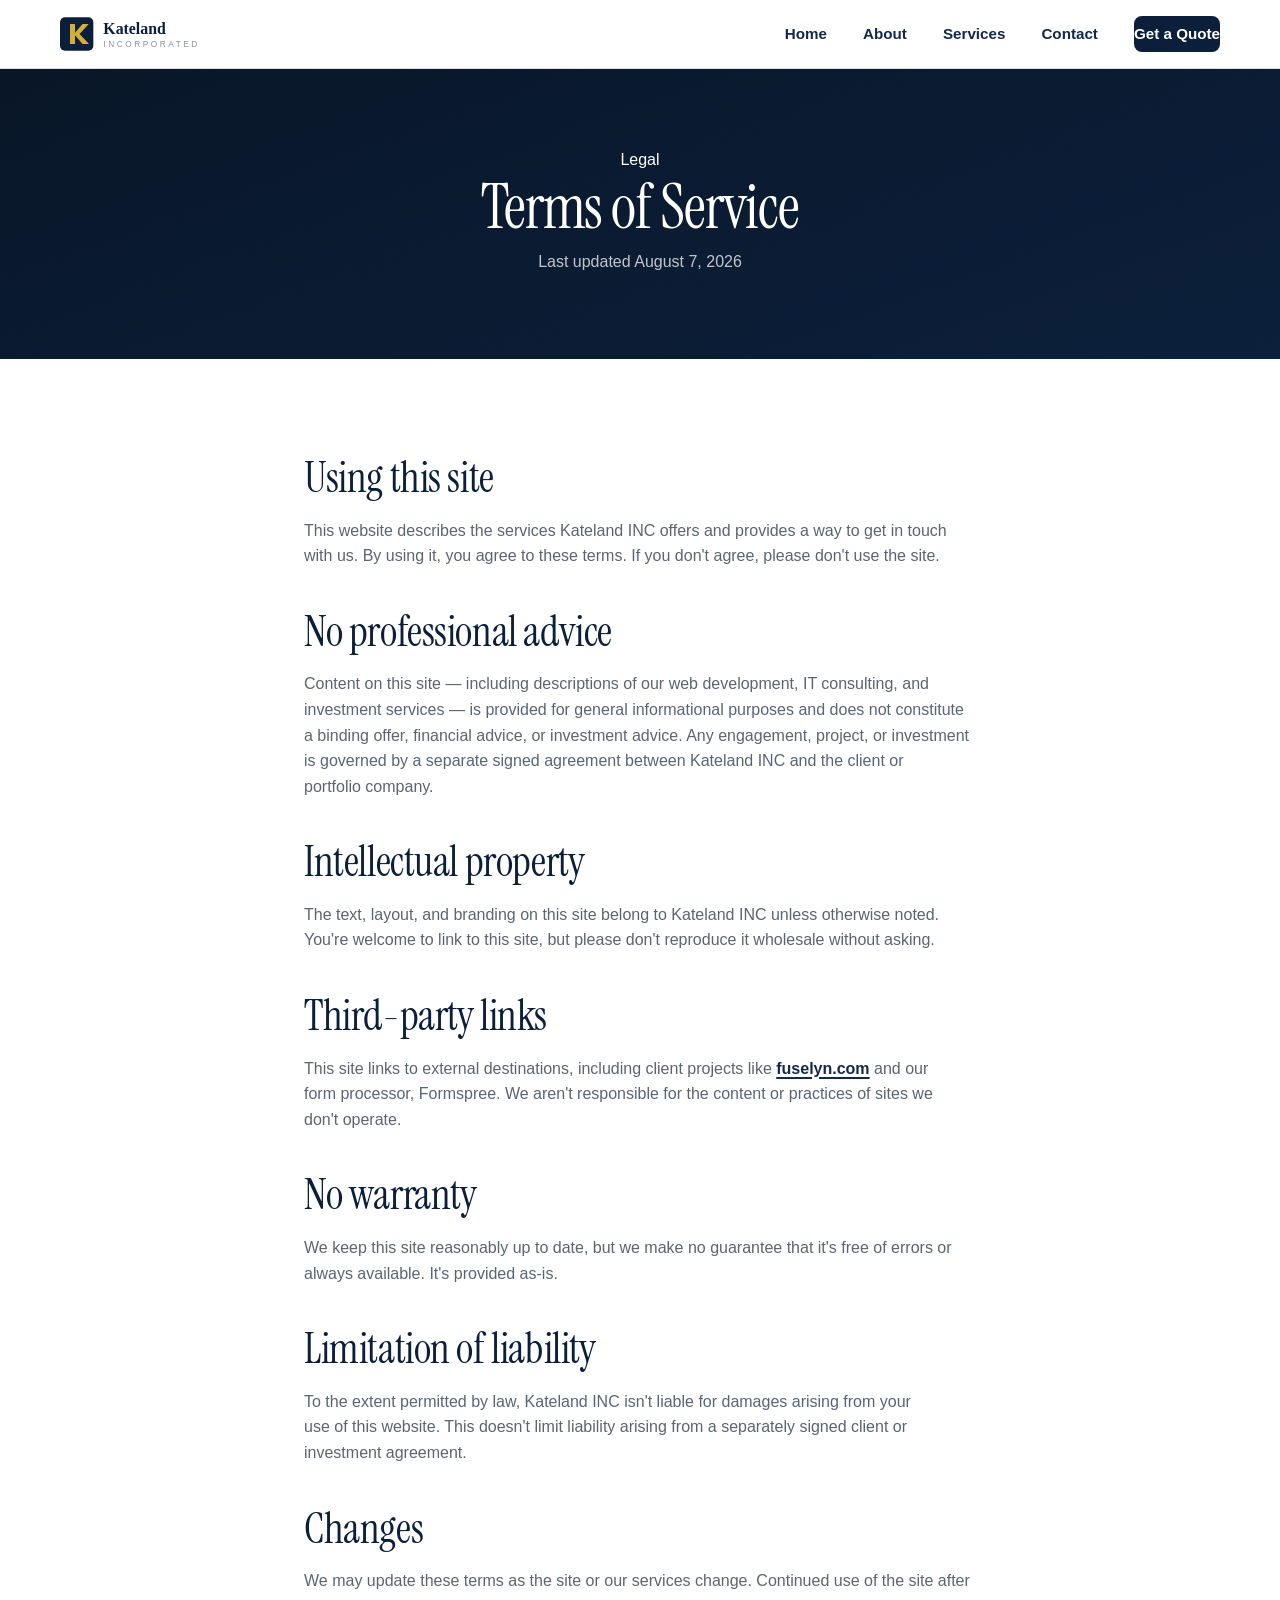
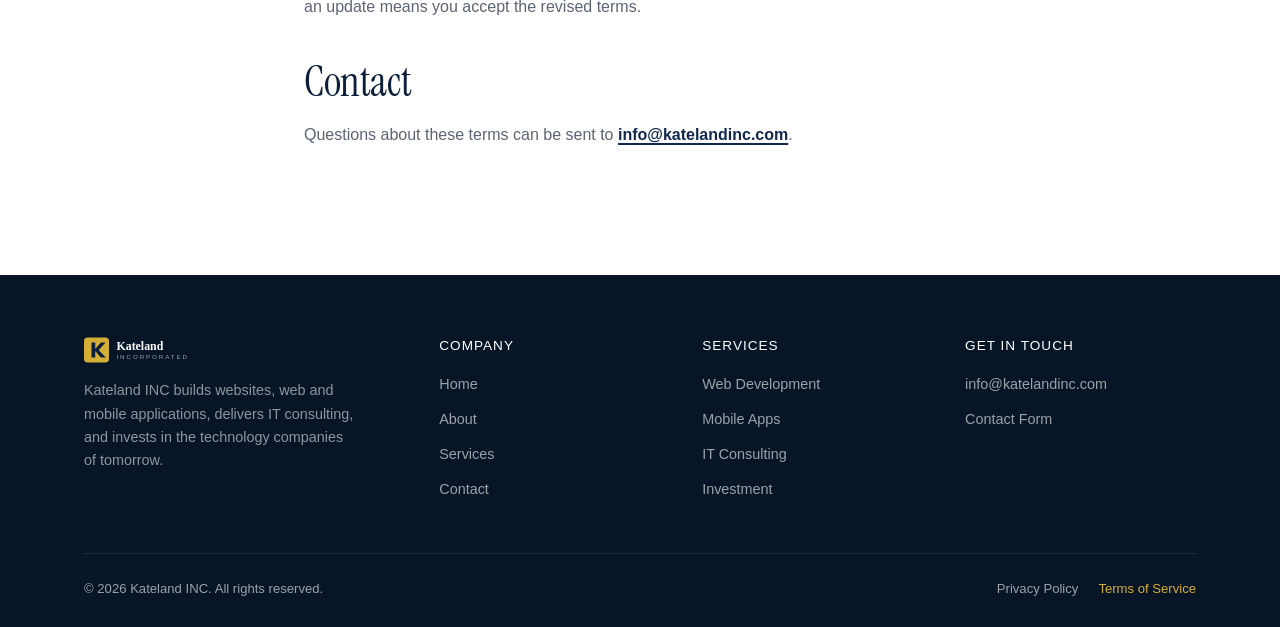
<file: terms.html>
<!DOCTYPE html>
<html lang="en">
<head>
<meta charset="UTF-8">
<meta name="viewport" content="width=device-width, initial-scale=1.0">
<title>Terms of Service | Kateland INC</title>
<meta name="description" content="Terms governing use of the katelandinc.com website.">
<link rel="canonical" href="https://katelandinc.com/terms.html">
<meta name="theme-color" content="#0B1F3A">
<meta property="og:type" content="website">
<meta property="og:site_name" content="Kateland INC">
<meta property="og:title" content="Terms of Service | Kateland INC">
<meta property="og:description" content="Terms governing use of the katelandinc.com website.">
<meta property="og:url" content="https://katelandinc.com/terms.html">
<meta property="og:image" content="https://katelandinc.com/assets/og-image.png">
<link rel="icon" href="assets/logo.svg" type="image/svg+xml">
<link rel="icon" href="assets/favicon-32.png" sizes="32x32" type="image/png">
<link rel="icon" href="assets/icon-192.png" sizes="192x192" type="image/png">
<link rel="apple-touch-icon" href="assets/apple-touch-icon.png">
<link rel="preconnect" href="https://fonts.googleapis.com">
<link rel="preconnect" href="https://fonts.gstatic.com" crossorigin>
<link rel="preload" as="style" href="https://fonts.googleapis.com/css2?family=Instrument+Serif:ital@0;1&display=swap">
<link href="https://fonts.googleapis.com/css2?family=Instrument+Serif:ital@0;1&display=swap" rel="stylesheet" media="print" onload="this.media='all'">
<noscript><link href="https://fonts.googleapis.com/css2?family=Instrument+Serif:ital@0;1&display=swap" rel="stylesheet"></noscript>
<link rel="stylesheet" href="css/style.css">
</head>
<body>

<a href="#main" class="skip-link">Skip to content</a>

<header class="site-header">
  <div class="container header-inner">
    <a href="index.html" class="logo"><img src="assets/logo.svg" alt="Kateland INC" width="200" height="40"></a>
    <nav class="main-nav">
      <a href="index.html">Home</a>
      <a href="about.html">About</a>
      <a href="services.html">Services</a>
      <a href="contact.html">Contact</a>
      <a href="contact.html" class="nav-cta">Get a Quote</a>
    </nav>
    <button class="nav-toggle" aria-label="Toggle menu"><span></span><span></span><span></span></button>
  </div>
</header>

<main id="main">

<section class="page-hero">
  <div class="container">
    <span class="eyebrow">Legal</span>
    <h1>Terms of Service</h1>
    <p>Last updated August 7, 2026</p>
  </div>
</section>

<section>
  <div class="container legal-content">
    <h2>Using this site</h2>
    <p>This website describes the services Kateland INC offers and provides a way to get in touch with us. By using it, you agree to these terms. If you don't agree, please don't use the site.</p>

    <h2>No professional advice</h2>
    <p>Content on this site — including descriptions of our web development, IT consulting, and investment services — is provided for general informational purposes and does not constitute a binding offer, financial advice, or investment advice. Any engagement, project, or investment is governed by a separate signed agreement between Kateland INC and the client or portfolio company.</p>

    <h2>Intellectual property</h2>
    <p>The text, layout, and branding on this site belong to Kateland INC unless otherwise noted. You're welcome to link to this site, but please don't reproduce it wholesale without asking.</p>

    <h2>Third-party links</h2>
    <p>This site links to external destinations, including client projects like <a href="https://fuselyn.com" target="_blank" rel="noopener" class="link-inherit">fuselyn.com</a> and our form processor, Formspree. We aren't responsible for the content or practices of sites we don't operate.</p>

    <h2>No warranty</h2>
    <p>We keep this site reasonably up to date, but we make no guarantee that it's free of errors or always available. It's provided as-is.</p>

    <h2>Limitation of liability</h2>
    <p>To the extent permitted by law, Kateland INC isn't liable for damages arising from your use of this website. This doesn't limit liability arising from a separately signed client or investment agreement.</p>

    <h2>Changes</h2>
    <p>We may update these terms as the site or our services change. Continued use of the site after an update means you accept the revised terms.</p>

    <h2>Contact</h2>
    <p>Questions about these terms can be sent to <a href="mailto:info@katelandinc.com" class="link-inherit">info@katelandinc.com</a>.</p>
  </div>
</section>

</main>

<footer class="site-footer">
  <div class="container">
    <div class="footer-grid">
      <div class="footer-brand">
        <div class="footer-logo"><img src="assets/logo-white.svg" alt="Kateland INC" width="150" height="30"></div>
        <p>Kateland INC builds websites, web and mobile applications, delivers IT consulting, and invests in the technology companies of tomorrow.</p>
      </div>
      <div class="footer-col">
        <p class="footer-heading">Company</p>
        <a href="index.html">Home</a>
        <a href="about.html">About</a>
        <a href="services.html">Services</a>
        <a href="contact.html">Contact</a>
      </div>
      <div class="footer-col">
        <p class="footer-heading">Services</p>
        <a href="services.html#web-development">Web Development</a>
        <a href="services.html#mobile-applications">Mobile Apps</a>
        <a href="services.html#it-consulting">IT Consulting</a>
        <a href="services.html#investment">Investment</a>
      </div>
      <div class="footer-col">
        <p class="footer-heading">Get in Touch</p>
        <a href="mailto:info@katelandinc.com">info@katelandinc.com</a>
        <a href="contact.html">Contact Form</a>
      </div>
    </div>
    <div class="footer-bottom">
      <span>&copy; <span id="year"></span> Kateland INC. All rights reserved.</span>
      <nav class="footer-legal" aria-label="Legal">
        <a href="privacy.html">Privacy Policy</a>
        <a href="terms.html" class="active">Terms of Service</a>
      </nav>
    </div>
  </div>
</footer>

<script src="js/main.js"></script>
</body>
</html>
</file>
<file: css/style.css>
/* ===== Kateland INC — Global Styles ===== */
:root {
  --navy-900: #081527;
  --navy-800: #0B1F3A;
  --navy-700: #12294d;
  --navy-600: #1a3866;
  --gold-500: #D4AF37;
  --gold-400: #e0c15c;
  --gold-100: #f7ecc8;
  --ink: #1c2430;
  --gray-600: #5b6472;
  --gray-300: #d9dde3;
  --gray-100: #f5f6f8;
  --surface: #fdfcfa;
  --white: #ffffff;
  --shadow-sm: 0 2px 12px rgba(11, 31, 58, 0.07);
  --shadow: 0 10px 30px rgba(11, 31, 58, 0.08);
  --shadow-lg: 0 20px 50px rgba(11, 31, 58, 0.16);
  --radius-sm: 8px;
  --radius: 12px;
  --radius-lg: 22px;
  --max-width: 1160px;
  --font-head: 'Instrument Serif', Georgia, 'Times New Roman', serif;
  --font-body: -apple-system, BlinkMacSystemFont, 'Segoe UI', Roboto, Helvetica, Arial, sans-serif;
}

* { box-sizing: border-box; }
html { scroll-behavior: smooth; }

body {
  margin: 0;
  font-family: var(--font-body);
  color: var(--ink);
  background: var(--white);
  line-height: 1.6;
  -webkit-font-smoothing: antialiased;
}

img { max-width: 100%; display: block; }
a { color: inherit; text-decoration: none; }

.container {
  max-width: var(--max-width);
  margin: 0 auto;
  padding: 0 24px;
}

h1, h2, h3, h4 {
  font-family: var(--font-head);
  font-weight: 400;
  color: var(--navy-800);
  line-height: 1.12;
  letter-spacing: -0.01em;
  margin: 0 0 16px;
  text-wrap: balance;
}

h1 { font-size: clamp(2.6rem, 4.8vw, 4.1rem); letter-spacing: -0.02em; }
h2 { font-size: clamp(1.9rem, 3.4vw, 2.6rem); }
h3 { font-size: 1.35rem; }

p { margin: 0 0 16px; color: var(--gray-600); text-wrap: pretty; }

.skip-link {
  position: absolute;
  left: 16px;
  top: -60px;
  background: var(--navy-900);
  color: var(--white);
  padding: 12px 20px;
  border-radius: var(--radius-sm);
  font-weight: 600;
  font-size: 0.9rem;
  z-index: 1000;
  transition: top 0.2s ease;
}
.skip-link:focus { top: 16px; }

:focus-visible {
  outline: 2px solid var(--gold-500);
  outline-offset: 3px;
  border-radius: 4px;
}

.btn {
  display: inline-flex;
  align-items: center;
  justify-content: center;
  gap: 8px;
  padding: 14px 30px;
  border-radius: var(--radius-sm);
  font-weight: 600;
  font-size: 0.95rem;
  border: 2px solid transparent;
  cursor: pointer;
  transition: transform 0.15s ease, box-shadow 0.15s ease, background 0.15s ease, color 0.15s ease;
}
.btn:active { transform: translateY(0) scale(0.97); }

.btn-primary {
  background: var(--gold-500);
  color: var(--navy-900);
}
.btn-primary:hover { background: var(--gold-400); transform: translateY(-2px); box-shadow: var(--shadow); }
.btn-primary:active { background: var(--gold-500); box-shadow: none; }

.btn-outline {
  background: transparent;
  border-color: rgba(255,255,255,0.4);
  color: var(--white);
}
.btn-outline:hover { border-color: var(--gold-500); color: var(--gold-500); transform: translateY(-2px); }

.btn-dark-outline {
  background: transparent;
  border-color: var(--navy-800);
  color: var(--navy-800);
}
.btn-dark-outline:hover { background: var(--navy-800); color: var(--white); }

/* ===== Header ===== */
.site-header {
  position: sticky;
  top: 0;
  z-index: 100;
  background: rgba(255,255,255,0.92);
  backdrop-filter: blur(8px);
  border-bottom: 1px solid var(--gray-300);
}

.header-inner {
  display: flex;
  align-items: center;
  justify-content: space-between;
  padding: 14px 0;
}

.logo img { height: 40px; }

.main-nav {
  display: flex;
  align-items: center;
  gap: 36px;
}

.main-nav a {
  font-size: 0.95rem;
  font-weight: 600;
  color: var(--navy-700);
  position: relative;
  padding: 6px 0;
}
.main-nav a::after {
  content: '';
  position: absolute;
  left: 0; bottom: 0;
  width: 100%; height: 2px;
  background: var(--gold-500);
  transform: scaleX(0);
  transform-origin: left;
  transition: transform 0.2s ease;
}
.main-nav a:hover::after,
.main-nav a.active::after { transform: scaleX(1); }
.main-nav a.active { color: var(--navy-900); }

.nav-cta {
  background: var(--navy-800);
  color: var(--white) !important;
  padding: 10px 22px;
  border-radius: var(--radius-sm);
  transition: background 0.15s ease, transform 0.15s ease;
}
.nav-cta::after { display: none; }
.nav-cta:hover { background: var(--navy-600); }

.nav-toggle {
  display: none;
  flex-direction: column;
  gap: 5px;
  background: none;
  border: none;
  cursor: pointer;
  padding: 8px;
}
.nav-toggle span {
  width: 24px;
  height: 2px;
  background: var(--navy-800);
}

/* ===== Hero ===== */
.hero,
.page-hero,
.cta-band {
  position: relative;
  overflow: hidden;
}
.hero::after,
.page-hero::after,
.cta-band::after {
  content: '';
  position: absolute;
  inset: 0;
  z-index: 0;
  pointer-events: none;
  opacity: 0.05;
  mix-blend-mode: overlay;
  background-image: url("data:image/svg+xml,%3Csvg xmlns='http://www.w3.org/2000/svg' width='200' height='200'%3E%3Cfilter id='n'%3E%3CfeTurbulence type='fractalNoise' baseFrequency='0.85' numOctaves='2' stitchTiles='stitch'/%3E%3C/filter%3E%3Crect width='100%25' height='100%25' filter='url(%23n)'/%3E%3C/svg%3E");
}

.hero {
  background: linear-gradient(160deg, var(--navy-900) 0%, var(--navy-800) 55%, var(--navy-600) 100%);
  color: var(--white);
  padding: 112px 0 104px;
}
.hero::before {
  content: '';
  position: absolute;
  top: -120px; right: -120px;
  width: 420px; height: 420px;
  border-radius: 50%;
  background: radial-gradient(circle, rgba(212,175,55,0.18) 0%, rgba(212,175,55,0) 70%);
  z-index: 0;
}
.hero-inner { position: relative; z-index: 1; max-width: 720px; }
.hero p.lead { color: rgba(255,255,255,0.78); font-size: 1.15rem; max-width: 560px; }
.hero h1 { color: var(--white); }
.hero-actions { display: flex; gap: 16px; margin-top: 32px; flex-wrap: wrap; }

.page-hero {
  background: linear-gradient(160deg, var(--navy-900) 0%, var(--navy-800) 100%);
  color: var(--white);
  padding: 78px 0 84px;
  text-align: center;
}
.page-hero .container { position: relative; z-index: 1; }
.page-hero h1 { color: var(--white); margin-bottom: 8px; }
.page-hero p { color: rgba(255,255,255,0.75); max-width: 560px; margin: 0 auto; }

/* ===== Sections ===== */
section { padding: 96px 0 112px; }
.section-alt { background: var(--gray-100); }
.section-head { max-width: 640px; margin: 0 auto 48px; text-align: center; }
.section-head p { margin: 0 auto; }

/* ===== Cards / Grid ===== */
.grid-4 { display: grid; grid-template-columns: repeat(4, 1fr); gap: 24px; }
.grid-3 { display: grid; grid-template-columns: repeat(3, 1fr); gap: 28px; }
.grid-2 { display: grid; grid-template-columns: repeat(2, 1fr); gap: 40px; align-items: center; }

/* Asymmetric feature layout: one wide lead card + a row of smaller cards below */
.feature-set { display: flex; flex-direction: column; gap: 24px; }

/* Stagger the services grid so it doesn't read as a flat, equal-height row */
.grid-3.grid-stagger .card:nth-child(3n+2) { margin-top: 28px; }

.card {
  background: var(--white);
  border-radius: var(--radius-lg);
  padding: 32px 26px;
  box-shadow: var(--shadow-sm);
  scroll-margin-top: 100px;
  transition: transform 0.2s ease, box-shadow 0.2s ease;
}
.card:hover {
  transform: translateY(-6px);
  box-shadow: var(--shadow-lg);
}
.card:active { transform: translateY(-3px); }

.card-wide {
  display: flex;
  gap: 28px;
  align-items: flex-start;
  flex-wrap: wrap;
  padding: 40px;
}
.card-wide .card-wide-body { flex: 1; min-width: 240px; }
.card-work { max-width: 760px; margin: 0 auto; }
.mt-lg { margin-top: 24px; }
.link-inherit {
  color: var(--navy-700);
  text-decoration: underline;
  text-decoration-color: currentColor;
  text-decoration-thickness: 1.5px;
  text-underline-offset: 3px;
  font-weight: 600;
  transition: color 0.15s ease;
}
.link-inherit:hover,
.link-inherit:focus-visible {
  color: var(--gold-500);
}
.btn-block { width: 100%; }

.card-accent {
  background: linear-gradient(150deg, var(--navy-800), var(--navy-600));
  color: rgba(255,255,255,0.85);
}
.card-accent h3 { color: var(--white); }
.card-accent .icon { background: var(--gold-500); color: var(--navy-900); }

.card .icon {
  width: 52px; height: 52px;
  border-radius: var(--radius-sm);
  background: var(--navy-800);
  color: var(--gold-500);
  display: flex; align-items: center; justify-content: center;
  margin-bottom: 20px;
}
.card .icon svg { width: 24px; height: 24px; }
.card h3 { margin-bottom: 10px; }
.card p { margin: 0; font-size: 0.95rem; }
.card ul { padding-left: 18px; margin: 14px 0 0; color: var(--gray-600); font-size: 0.92rem; }
.card ul li { margin-bottom: 6px; }
.card-accent p,
.card-accent ul { color: rgba(255,255,255,0.75); }

/* ===== Values / About ===== */
.value-item { display: flex; gap: 16px; margin-bottom: 28px; }
.value-item .num {
  font-family: var(--font-head);
  color: var(--gold-500);
  font-size: 1.4rem;
  min-width: 44px;
}
.value-item h3 { margin-bottom: 6px; }
.value-item p { margin: 0; }

.timeline { border-left: 2px solid var(--gray-300); padding-left: 28px; }
.timeline-item { margin-bottom: 32px; position: relative; }
.timeline-item::before {
  content: '';
  position: absolute;
  left: -34px; top: 4px;
  width: 12px; height: 12px;
  border-radius: 50%;
  background: var(--gold-500);
  border: 3px solid var(--white);
  box-shadow: 0 0 0 2px var(--gold-500);
}
.timeline-item .year { font-weight: 700; color: var(--navy-800); font-size: 0.85rem; letter-spacing: 1px; }

/* ===== CTA band ===== */
.cta-band {
  background: linear-gradient(135deg, var(--navy-800), var(--navy-600));
  color: var(--white);
  border-radius: var(--radius-lg);
  padding: 56px;
  text-align: center;
}
.cta-band h2,
.cta-band p,
.cta-band a { position: relative; z-index: 1; }
.cta-band h2 { color: var(--white); }
.cta-band p { color: rgba(255,255,255,0.78); max-width: 520px; margin: 0 auto 28px; }

/* ===== Contact ===== */
.contact-layout { display: grid; grid-template-columns: 1fr 1.3fr; gap: 48px; }
.contact-info-card {
  background: var(--navy-800);
  color: var(--white);
  border-radius: var(--radius-lg);
  padding: 40px 32px;
}
.contact-info-card h3 { color: var(--white); }
.contact-info-card p { color: rgba(255,255,255,0.72); }
.contact-info-row { display: flex; gap: 14px; margin-bottom: 22px; align-items: flex-start; }
.contact-info-row .icon-sm {
  width: 38px; height: 38px; border-radius: var(--radius-sm);
  background: rgba(212,175,55,0.15);
  color: var(--gold-500);
  display: flex; align-items: center; justify-content: center;
  flex-shrink: 0;
}
.contact-info-row .icon-sm svg { width: 18px; height: 18px; }
.contact-info-row strong { display: block; color: var(--white); font-size: 0.92rem; }
.contact-info-row span { color: rgba(255,255,255,0.65); font-size: 0.9rem; }
.contact-info-row a:focus-visible { outline-color: var(--gold-500); }

.form-card {
  background: var(--white);
  border-radius: var(--radius-lg);
  padding: 40px;
  box-shadow: var(--shadow);
}
.form-row { display: grid; grid-template-columns: 1fr 1fr; gap: 18px; }
.field { margin-bottom: 20px; }
.field label {
  display: block;
  font-size: 0.85rem;
  font-weight: 600;
  color: var(--navy-800);
  margin-bottom: 6px;
}
.field input,
.field select,
.field textarea {
  width: 100%;
  padding: 12px 14px;
  border: 1px solid var(--gray-300);
  border-radius: var(--radius-sm);
  font-family: var(--font-body);
  font-size: 0.95rem;
  color: var(--ink);
  background: var(--white);
  transition: border-color 0.15s ease, box-shadow 0.15s ease;
}
.field input:focus,
.field select:focus,
.field textarea:focus {
  outline: none;
  border-color: var(--gold-500);
  box-shadow: 0 0 0 3px rgba(212,175,55,0.15);
}
.field textarea { resize: vertical; min-height: 130px; }
.field.error input,
.field.error select,
.field.error textarea { border-color: #c0392b; }
.field .error-msg { display: none; color: #c0392b; font-size: 0.8rem; margin-top: 5px; }
.field.error .error-msg { display: block; }

.form-status {
  display: none;
  margin-top: 18px;
  padding: 14px 16px;
  border-radius: 6px;
  font-size: 0.9rem;
}
.form-status.success { display: block; background: #e8f7ee; color: #1e7e42; border: 1px solid #b9e6c8; }
.form-status.error { display: block; background: #fdecea; color: #c0392b; border: 1px solid #f5c6c0; }

/* ===== Footer ===== */
.site-footer {
  background: var(--navy-900);
  color: rgba(255,255,255,0.6);
  padding: 60px 0 28px;
}
.footer-grid {
  display: grid;
  grid-template-columns: 1.4fr 1fr 1fr 1fr;
  gap: 32px;
  padding-bottom: 40px;
  border-bottom: 1px solid rgba(255,255,255,0.1);
}
.footer-brand p { color: rgba(255,255,255,0.55); font-size: 0.9rem; max-width: 280px; }
.footer-col .footer-heading {
  color: var(--white);
  font-size: 0.85rem;
  letter-spacing: 1px;
  text-transform: uppercase;
  margin-bottom: 16px;
}
.footer-col a {
  display: block;
  color: rgba(255,255,255,0.6);
  font-size: 0.9rem;
  margin-bottom: 12px;
}
.footer-col a:hover { color: var(--gold-500); }
.footer-bottom {
  display: flex;
  justify-content: space-between;
  align-items: center;
  padding-top: 24px;
  font-size: 0.82rem;
  flex-wrap: wrap;
  gap: 12px;
}
.footer-legal { display: flex; gap: 20px; }
.footer-legal a { color: rgba(255,255,255,0.6); }
.footer-legal a:hover,
.footer-legal a.active { color: var(--gold-500); }
.footer-logo img { height: 30px; margin-bottom: 14px; }

/* ===== 404 page ===== */
.not-found { text-align: center; padding: 130px 0 140px; }
.not-found h1 { font-size: clamp(3rem, 8vw, 5.5rem); }
.not-found p { max-width: 460px; margin: 0 auto 32px; }

/* ===== Legal pages ===== */
.legal-content { max-width: 720px; margin: 0 auto; }
.legal-content h2 { margin-top: 40px; }
.legal-content h2:first-child { margin-top: 0; }
.legal-content ul { color: var(--gray-600); padding-left: 20px; }
.legal-content li { margin-bottom: 8px; }

/* ===== Responsive ===== */
@media (max-width: 900px) {
  .grid-4 { grid-template-columns: repeat(2, 1fr); }
  .grid-3 { grid-template-columns: 1fr; }
  .grid-2 { grid-template-columns: 1fr; }
  .contact-layout { grid-template-columns: 1fr; }
  .footer-grid { grid-template-columns: 1fr 1fr; }
  .grid-3.grid-stagger .card:nth-child(3n+2) { margin-top: 0; }
}

@media (max-width: 720px) {
  .main-nav { position: fixed; top: 69px; left: 0; right: 0; background: var(--white); flex-direction: column; align-items: flex-start; padding: 20px 24px; gap: 18px; border-bottom: 1px solid var(--gray-300); transform: translateY(-150%); opacity: 0; transition: all 0.25s ease; }
  .main-nav.open { transform: translateY(0); opacity: 1; }
  .nav-toggle { display: flex; }
  .form-row { grid-template-columns: 1fr; }
  .cta-band { padding: 40px 24px; }
  .footer-grid { grid-template-columns: 1fr; }
  .footer-bottom { flex-direction: column; align-items: flex-start; }
  .card-wide { padding: 28px; }
}
</file>
